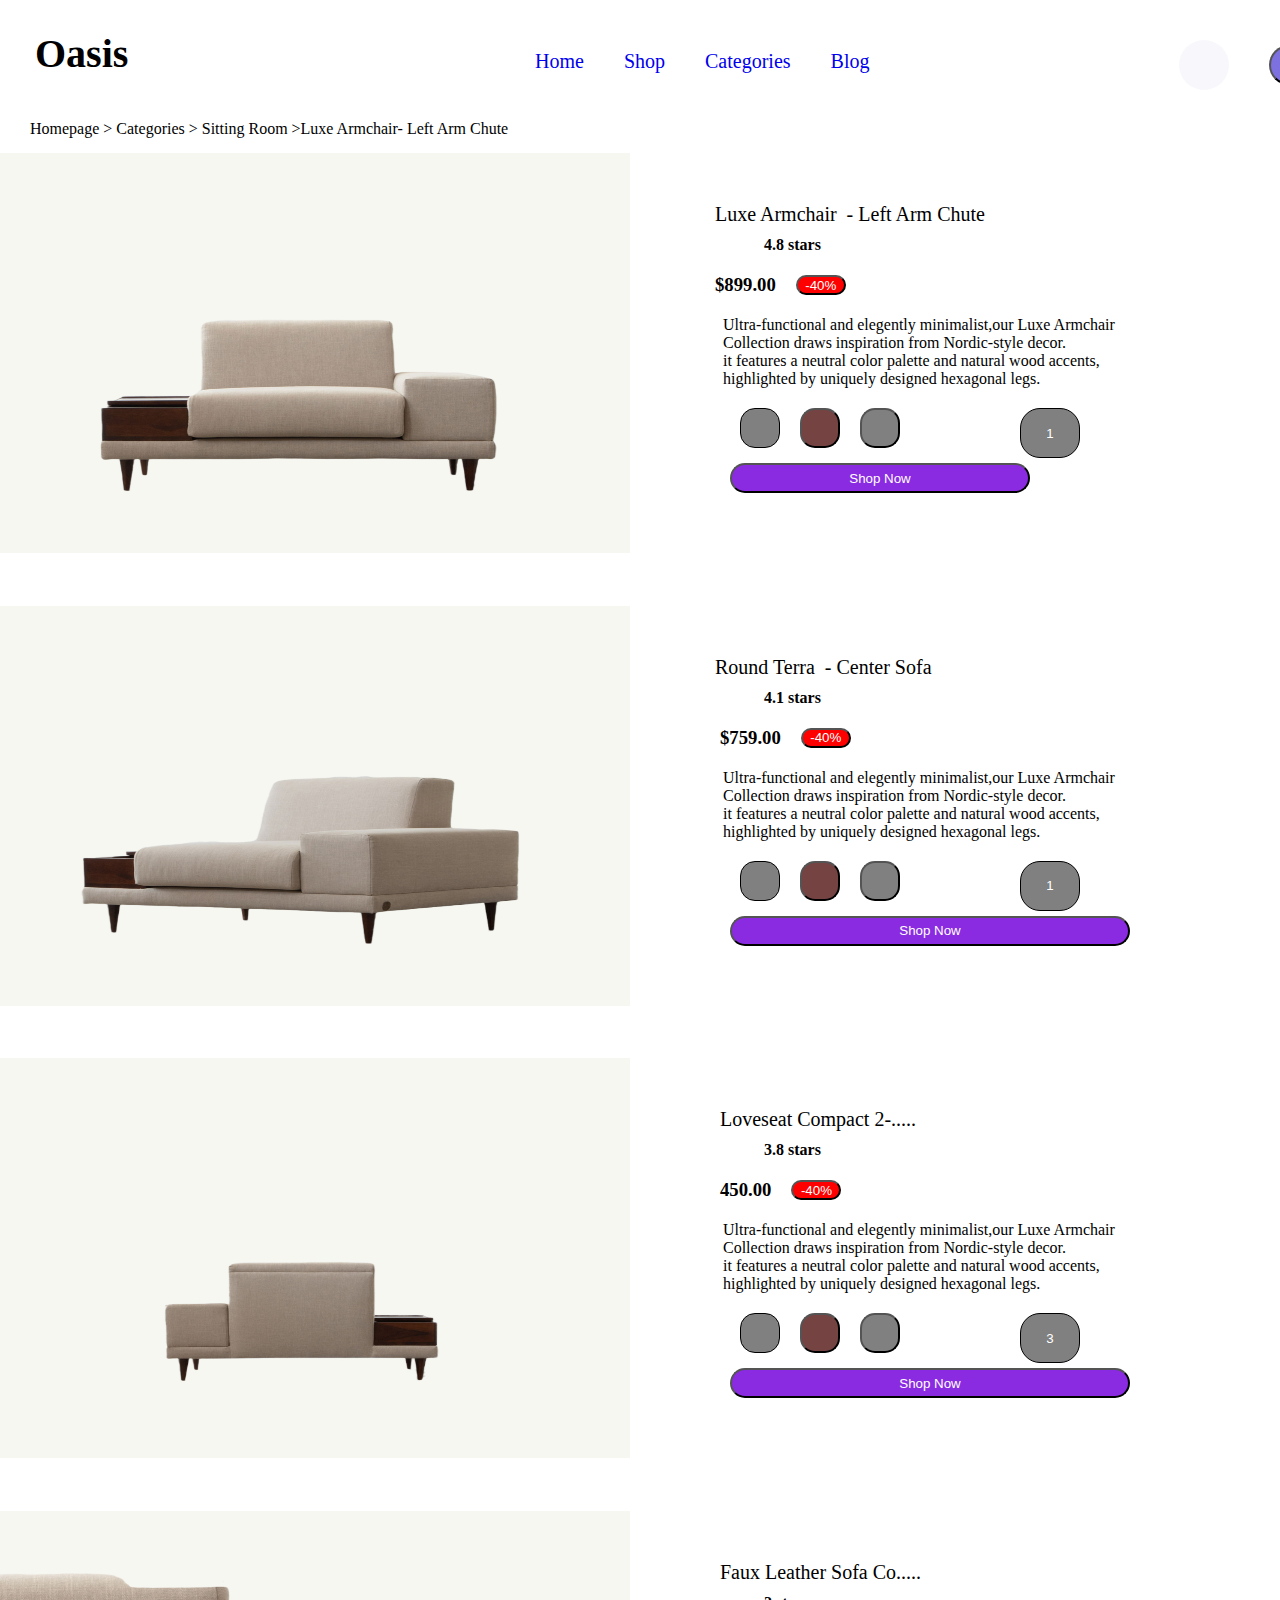
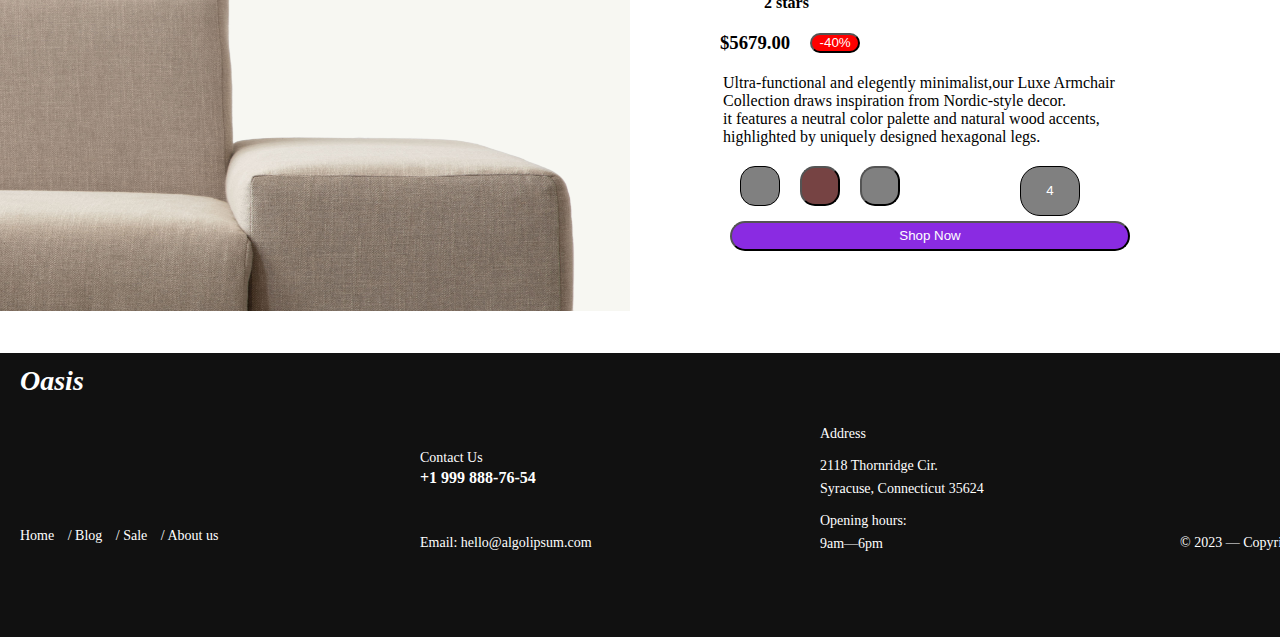
<file: cart.html>
<!DOCTYPE html>
<html lang="en">
<head>
    <meta charset="UTF-8">
    <meta name="viewport" content="width=device-width, initial-scale=1.0">
    <title>Document</title>
    <link rel="stylesheet" href="/cart.css">
    <link rel="stylesheet" href="https://cdnjs.cloudflare.com/ajax/libs/font-awesome/6.6.0/css/all.min.css"
    integrity="sha512-Kc323vGBEqzTmouAECnVceyQqyqdsSiqLQISBL29aUW4U/M7pSPA/gEUZQqv1cwx4OnYxTxve5UMg5GT6L4JJg=="
    crossorigin="anonymous" referrerpolicy="no-referrer" />
</head>
<body>
  <div class="header">
    <div class="navbar">
        <div class="bbc">
            <h2 class="logo">Oasis</h2>
        </div>
        <div class="hamster">
            <div class="home">
                <ul>
                    <li><a href="/index.html">Home</a></li>
                    <li><a href="/cart.html">Shop</a></li>
                    <li><a href="/indexx.html">Categories</a></li>
                    <li> <a href="#">Blog</a></li>
                </ul>
            </div>
            <div class="row">
                <div class="cart">
                    <a href="/mart.html"><i class="fa-solid fa-cart-shopping" style="padding: 12px; color: #8377df;"></a></i>
                </div>
                <div class="start">
                    <button>
                        <h5>Get Started</h5>
                        <p><a href="#"><i class="fa-solid fa-arrow-right"></i></a></p>
                    </button>
                </div>
            </div>
        </div>
    </div>
  <!---hupper-->
    <div class="room" style="color: rgb(1, 1, 1); margin-left: 30px;">
        Homepage&nbsp;>&nbsp;Categories&nbsp;>&nbsp;Sitting Room&nbsp;>Luxe Armchair- Left Arm Chute
    </div>
    <div class="main">
  <div class="main1">
    <div class="cart1">
        <img src="/cart1.png" style="width: 600px; height:400px; scroll-margin-left: 2px;margin-top: 0px; ">
    </div>
    <div class="cart2">
      <img src="/cart2.png" style="width: 600px; height:400px; scroll-margin-left: 2px;margin-top: 0px; ">
    </div>
    <div class="cart3">
      <img src="/cart3.png" style="width: 600px; height:400px; scroll-margin-left: 2px;margin-top: 0px; ">
    </div>
    <div class="cart4">
      <img src="/cart4.png" style="width: 600px; height:400px;margin-top: 0px; ">
    </div>
  </div>



  <div class="main2">
      <div class="ct22-1">
          <p style="font-size: 20px;padding-left: 5px;margin-top: 10px;">Luxe Armchair &nbsp;-&nbsp;Left Arm
              Chute</p>
          <div class="ic" style="display: flex;margin-top: 10px;margin-left: 10px;">
              <i class="fa-solid fa-star" style="color: yellow;"></i>&nbsp;&nbsp;
              <i class="fa-solid fa-star" style="color: yellow;"></i>&nbsp;&nbsp;
              <i class="fa-solid fa-star" style="color: yellow;"></i>&nbsp;&nbsp;

              <i class="fa-solid fa-star" style="color: yellow;"></i>&nbsp;&nbsp;
              <i class="fa-solid fa-star"></i>&nbsp;&nbsp;&nbsp;
              <h4>4.8 stars</h4>


          </div>
      
          <div class="ct22-2" style="display: flex;margin-top: 20px;margin-left: 5px;">
              <h3>$899.00</h3>
              <p class="line">

              </p>
              <button style="width: 50px;height: 20px;margin-top: 1px; background-color: red;">-40%</button>
          </div>
          <p style="margin: 20px 0 20px 13px;">
              Ultra-functional and elegently minimalist,our Luxe Armchair<br> Collection draws inspiration
              from Nordic-style decor.<br>it features a neutral color palette and natural wood
              accents,<br>highlighted by uniquely designed hexagonal legs.
          </p>
          <div class="btns" style="display: flex;padding: 0 10px;height: 50px;">
              <button
                  style="background-color: gray;height: 40px;width: 40px;border-radius: 15px;border: 1px solid black;margin-top: 0px;"><i
                      class="fa-solid fa-check"></i></button>
              <button
                  style="background-color: rgb(118, 67, 67);height: 40px;width: 40px;border-radius: 15px;margin-top: 0px;"></button>
              <button
                  style="background-color: gray;height: 40px;width: 40px;border-radius: 15px;margin-top:0px"></button>
              <button
                  style="background-color: gray;height: 50px;width: 60px;border-radius: 20px;border: 1px solid black;margin-left: 120px;margin-top: 0px;">1</button>
          </div>
          <button
              style="width: 300px;height: 30px;background-color: blueviolet;color: white;margin-right: 30px;"><a href="/checkout.html" style="color: white;text-decoration: none;">Shop
              Now</a></button>

        </div>
        <!----->
        <div class="ct22-1">
          <p style="font-size: 20px;padding-left: 5px;margin-top: 10px;">Round Terra &nbsp;-&nbsp;Center
              Sofa</p>
          <div class="ic" style="display: flex;margin-top: 10px;margin-left: 10px;">
              <i class="fa-solid fa-star" style="color: yellow;"></i>&nbsp;&nbsp;
              <i class="fa-solid fa-star" style="color: yellow;"></i>&nbsp;&nbsp;
              <i class="fa-solid fa-star" style="color: yellow;"></i>&nbsp;&nbsp;

              <i class="fa-solid fa-star" style="color: rgb(231, 231, 155);"></i>&nbsp;&nbsp;
              <i class="fa-solid fa-star"></i>&nbsp;&nbsp;&nbsp;
              <h4>4.1 stars</h4>


          </div>
      
          <div class="ct22-2" style="display: flex;margin-top: 20px;margin-left: 10px;">
              <h3>$759.00</h3>
              <p class="line">

              </p>
              <button style="width: 50px;height: 20px;margin-top: 1px; background-color: red;">-40%</button>
          </div>
          <p style="margin: 20px 0 20px 13px;">
              Ultra-functional and elegently minimalist,our Luxe Armchair<br> Collection draws inspiration
              from Nordic-style decor.<br>it features a neutral color palette and natural wood
              accents,<br>highlighted by uniquely designed hexagonal legs.
          </p>
          <div class="btns" style="display: flex;padding: 0 10px;height: 50px;">
              <button
                  style="background-color: gray;height: 40px;width: 40px;border-radius: 15px;border: 1px solid black;margin-top: 0px;"><i
                      class="fa-solid fa-check"></i></button>
              <button
                  style="background-color: rgb(118, 67, 67);height: 40px;width: 40px;border-radius: 15px;margin-top: 0px;"></button>
              <button
                  style="background-color: gray;height: 40px;width: 40px;border-radius: 15px;margin-top:0px"></button>
              <button
                  style="background-color: gray;height: 50px;width: 60px;border-radius: 20px;border: 1px solid black;margin-left: 120px;margin-top: 0px;">1</button>
          </div>
          <button
              style="width: 400px;height: 30px;background-color: blueviolet;color: white;margin-right: 30px; border-radius: 50px;"><a href="/checkout.html" style="color: white;text-decoration: none;">Shop
                Now</a></button>

        </div>
        <!---->
        <div class="ct22-1">
          <p style="font-size: 20px;padding-left: 10px;margin-top: 10px;">Loveseat Compact 2-.....
            </p>
          <div class="ic" style="display: flex;margin-top: 10px;margin-left: 10px;">
              <i class="fa-solid fa-star" style="color: yellow;"></i>&nbsp;&nbsp;
              <i class="fa-solid fa-star" style="color: yellow;"></i>&nbsp;&nbsp;
              <i class="fa-solid fa-star" style="color: yellow"></i>&nbsp;&nbsp;

              <i class="fa-solid fa-star" style="color: rgb(225, 229, 183);"></i>&nbsp;&nbsp;
              <i class="fa-solid fa-star"></i>&nbsp;&nbsp;&nbsp;
              <h4>3.8 stars</h4>


          </div>
      
          <div class="ct22-2" style="display: flex;margin-top: 20px;margin-left: 10px;">
              <h3>450.00</h3>
              <p class="line">
             
              </p>
              <button style="width: 50px;height: 20px;margin-top: 1px; background-color: red;">-40%</button>
          </div>
          <p style="margin: 20px 0 20px 13px;">
              Ultra-functional and elegently minimalist,our Luxe Armchair<br> Collection draws inspiration
              from Nordic-style decor.<br>it features a neutral color palette and natural wood
              accents,<br>highlighted by uniquely designed hexagonal legs.
          </p>
          <div class="btns" style="display: flex;padding: 0 10px;height: 50px;">
              <button
                  style="background-color: gray;height: 40px;width: 40px;border-radius: 15px;border: 1px solid black;margin-top: 0px;"><i
                      class="fa-solid fa-check"></i></button>
              <button
                  style="background-color: rgb(118, 67, 67);height: 40px;width: 40px;border-radius: 15px;margin-top: 0px;"></button>
              <button
                  style="background-color: gray;height: 40px;width: 40px;border-radius: 15px;margin-top:0px"></button>
              <button
                  style="background-color: gray;height: 50px;width: 60px;border-radius: 20px;border: 1px solid black;margin-left: 120px;margin-top: 0px;">3</button>
          </div>
          <button
              style="width: 400px;height: 30px;background-color: blueviolet;color: white;margin-right: 30px;"><a href="/checkout.html" style="color: white;text-decoration: none;">Shop
                Now</a></button>

        </div>
        <!------>
        <div class="ct22-1">
          <p style="font-size: 20px;padding-left: 10px;margin-top: 10px;">Faux Leather Sofa Co..... </p>
          <div class="ic" style="display: flex;margin-top: 10px;margin-left: 10px;">
              <i class="fa-solid fa-star" style="color: yellow;"></i>&nbsp;&nbsp;
              <i class="fa-solid fa-star" style="color: yellow;"></i>&nbsp;&nbsp;
              <i class="fa-solid fa-star" style="color: rgb(223, 228, 176);"></i>&nbsp;&nbsp;

              <i class="fa-solid fa-star" style="color: rgb(16, 16, 16);"></i>&nbsp;&nbsp;
              <i class="fa-solid fa-star"></i>&nbsp;&nbsp;&nbsp;
              <h4>2 stars</h4>


          </div>
      
          <div class="ct22-2" style="display: flex;margin-top: 20px;margin-left: 10px;">
              <h3>$5679.00</h3>
              <p class="line">

              </p>
              <button style="width: 50px;height: 20px;margin-top: 1px; background-color: red;">-40%</button>
          </div>
          <p style="margin: 20px 0 20px 13px;">
              Ultra-functional and elegently minimalist,our Luxe Armchair<br> Collection draws inspiration
              from Nordic-style decor.<br>it features a neutral color palette and natural wood
              accents,<br>highlighted by uniquely designed hexagonal legs.
          </p>
          <div class="btns" style="display: flex;padding: 0 10px;height: 50px;">
              <button
                  style="background-color: gray;height: 40px;width: 40px;border-radius: 15px;border: 1px solid black;margin-top: 0px;"><i
                      class="fa-solid fa-check"></i></button>
              <button
                  style="background-color: rgb(118, 67, 67);height: 40px;width: 40px;border-radius: 15px;margin-top: 0px;"></button>
              <button
                  style="background-color: gray;height: 40px;width: 40px;border-radius: 15px;margin-top:0px"></button>
              <button
                  style="background-color: gray;height: 50px;width: 60px;border-radius: 20px;border: 1px solid black;margin-left: 120px;margin-top: 0px;">4</button>
          </div>
          <button
              style="width: 400px;height: 30px;background-color: blueviolet;color: white;margin-right: 30px;"><a href="/checkout.html" style="color: white;text-decoration: none;">Shop
                Now</a></button>

        </div>
  </div>
    </div>
    <!--footer-->
    <footer class="footer">
      <div class="footer-container">
          <div class="footer-left">
              <h1 class="footer-logo">Oasis</h1>
              <div class="footer-nav">
                  <a href="#">Home</a> / 
                  <a href="#">Blog</a> / 
                  <a href="#">Sale</a> / 
                  <a href="#">About us</a>
              </div>
          </div>
          <div class="footer-middle">
              <p>Contact Us</p>
              <p class="phone-number">+1 999 888-76-54</p>
              <p class="email">Email: <a href="mailto:hello@algolipsum.com">hello@algolipsum.com</a></p>
          </div>
          <div class="footer-right">
              <p>Address</p>
              <p>2118 Thornridge Cir.<br> Syracuse, Connecticut 35624</p>
              <p>Opening hours: <br>9am—6pm</p>
          </div>
      </div>
      <div class="footer-bottom">
          <p>&copy; 2023 — Copyright</p>
      </div>
      <div class="footer-back-to-top">
          <a href="#top">&#x25B2;</a>
      </div>
  </footer>

          
        </body>
</html>
</file>
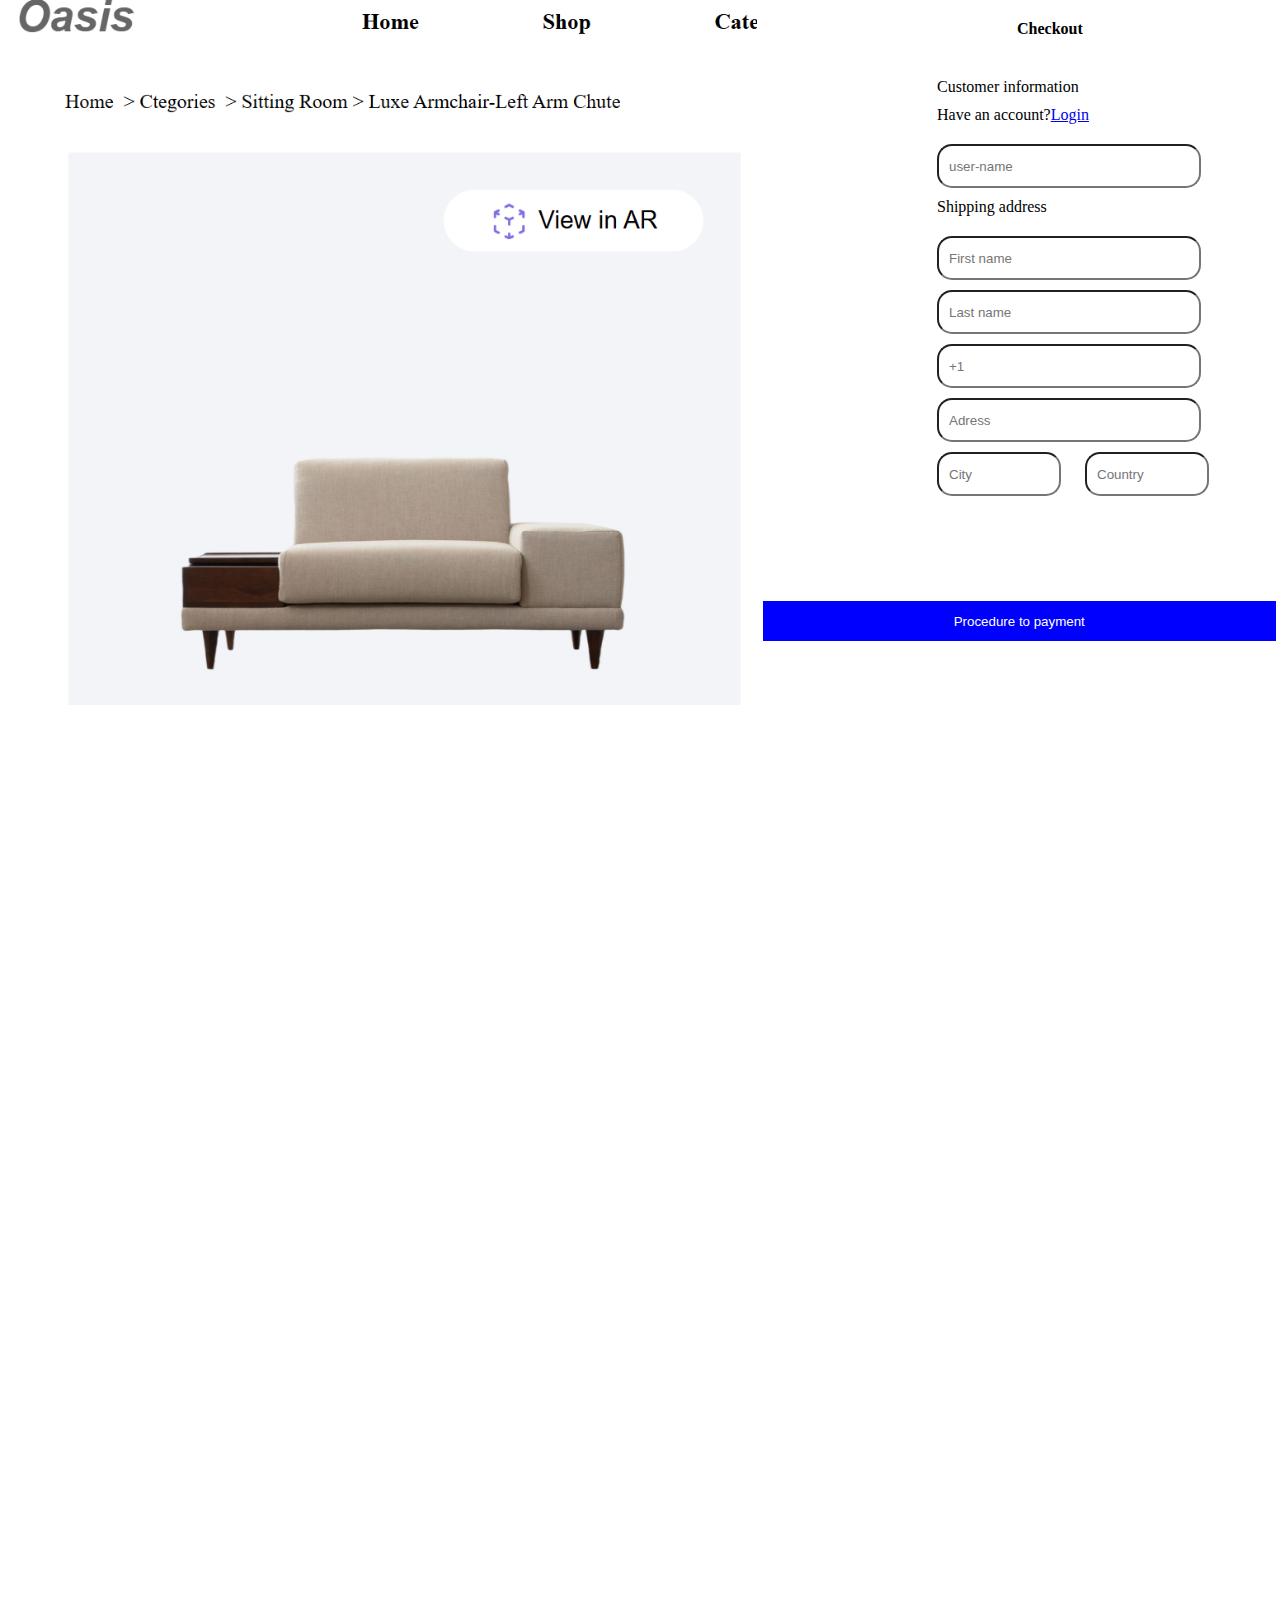
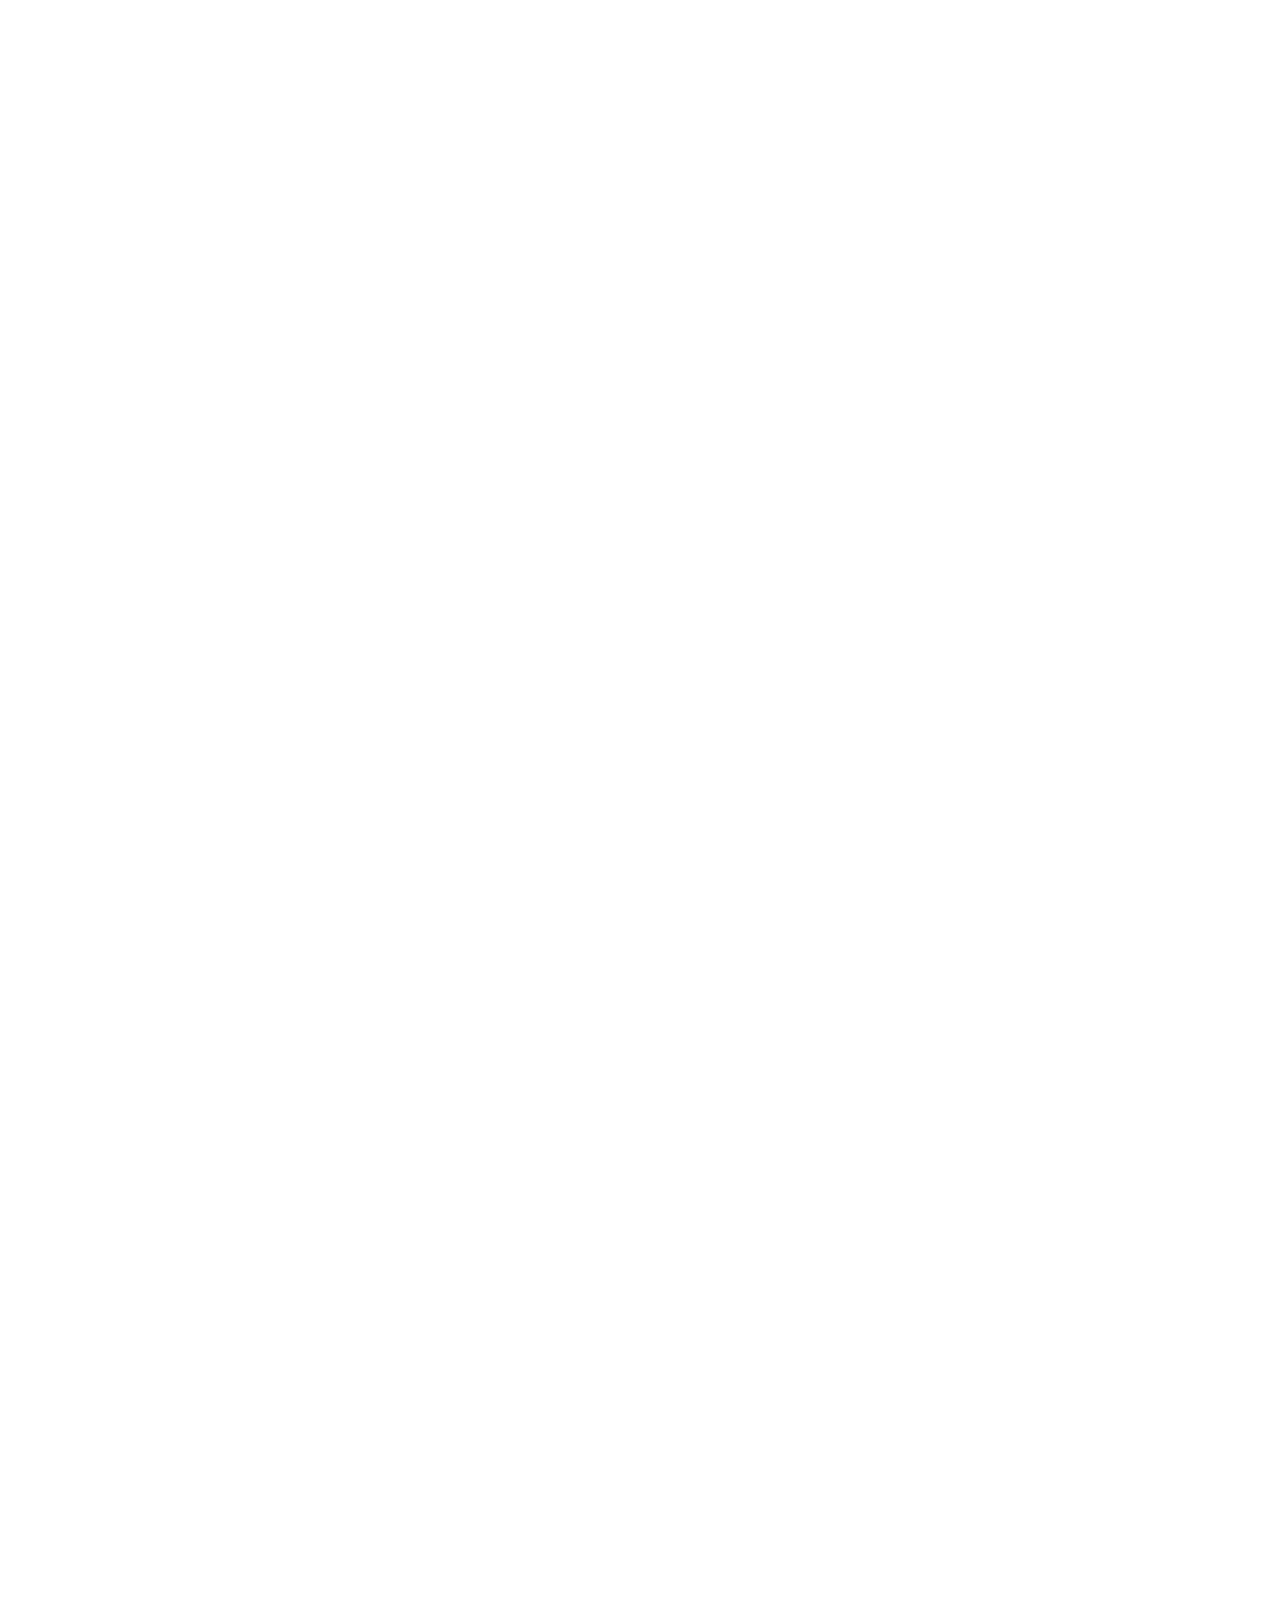
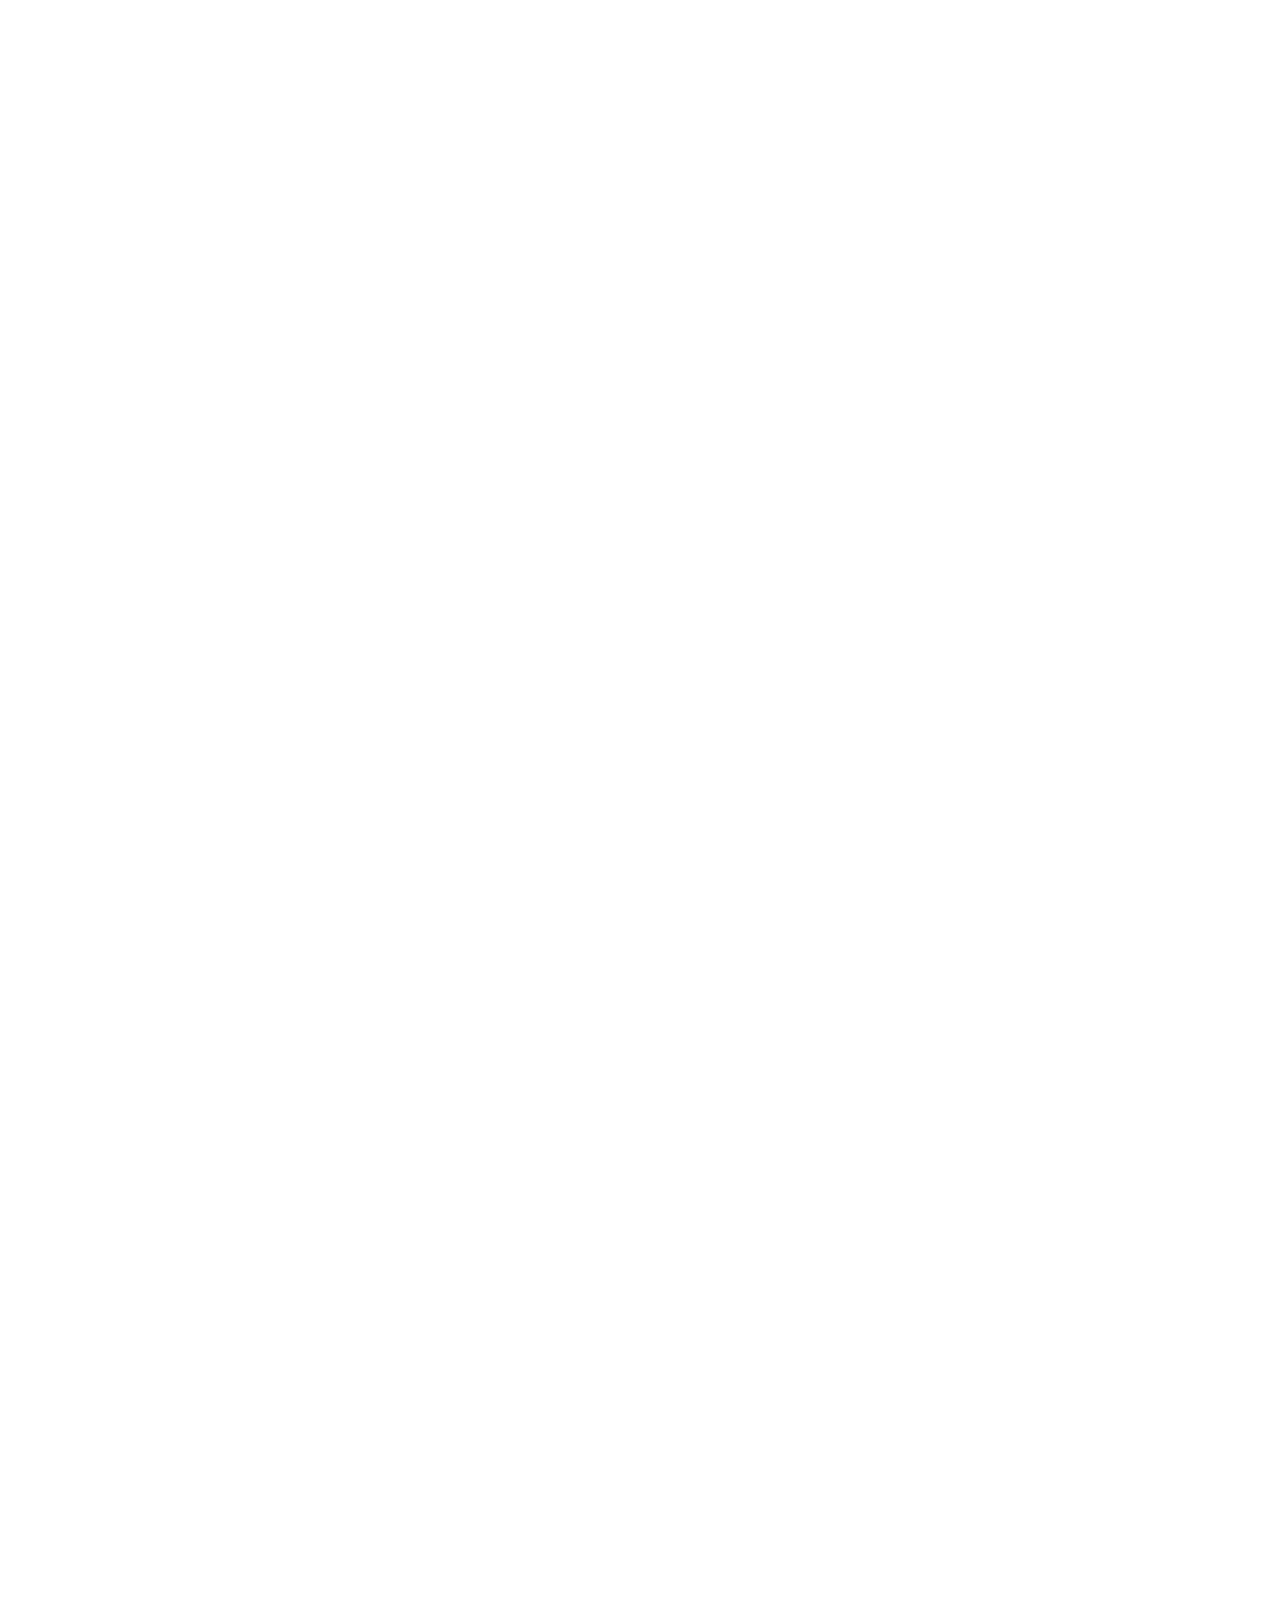
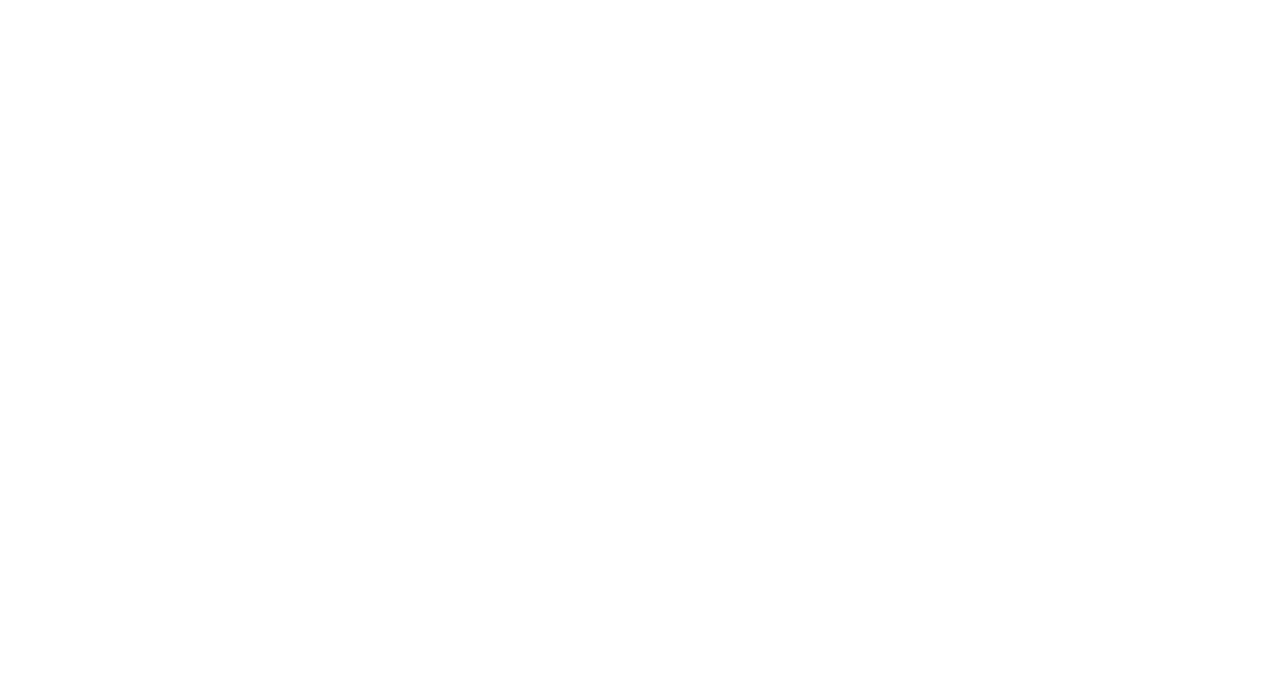
<file: checkout.html>
<!DOCTYPE html>
<html lang="en">
<head>
    <meta charset="UTF-8">
    <meta name="viewport" content="width=device-width, initial-scale=1.0">
    <title>Document</title>
    <link rel="stylesheet" href="https://cdnjs.cloudflare.com/ajax/libs/font-awesome/6.6.0/css/all.min.css"
    integrity="sha512-Kc323vGBEqzTmouAECnVceyQqyqdsSiqLQISBL29aUW4U/M7pSPA/gEUZQqv1cwx4OnYxTxve5UMg5GT6L4JJg=="
    crossorigin="anonymous" referrerpolicy="no-referrer"/>
    <style>
        *{
            margin:0;
            padding: 0;
        }
        .main{
            height: 610vh;
            width: 100%;
            display: flex;
        
        }
        .maain1{
            height: 610vh;
            width: 70%;
            background-size: cover;

        
        }
        .main2{
            height: 610vh;
            width: 70%;
            background-color: white;
        
        }
        .main11{
            width: 757px;
        }
       
    </style>
</head>
<body>
    <div class="main">
        <div class="main1">
<img src="carts.png" class="main11">
        </div>
        <div class="main2">
            <div class="login-info" style="margin-top: 20px;">
                <div class="info" style="display: flex;align-items: center;margin-bottom: 40px;">
                <i class="fa-solid fa-xmark" style="margin-top: 0px;margin-left: 15px; margin-right: 245px;"></i>
                <h4>Checkout</h4>
            </div>
            <p style="font-weight: 15px;margin-left: 180px;margin-bottom: 10px;">Customer information</p>
            <p style="font-weight: 10px;margin-left: 180px;margin-bottom: 20px;">Have an account?<span><a href="/logim]n.html">Login</a></span></p>
            
                <input type="text" placeholder="user-name" style="width: 250px;height: 40px;border-radius: 15px;margin-left: 180px;margin-bottom: 10px;padding-left:10px;">
            
            <p style="font-weight: 10px;margin-left: 180px;margin-bottom: 20px;">Shipping address </p>
                <input type="text" placeholder="First name" style="width: 250px;height: 40px;border-radius: 15px;margin-left: 180px;margin-bottom: 10px;padding-left:10px;">
                  <br>              
                <input type="text" placeholder="Last name"style="width: 250px;height: 40px;border-radius: 15px;margin-left: 180px;margin-bottom: 10px;padding-left:10px;">
                
               <div class="type">
                <input type="number" placeholder="+1"style="width: 250px;height: 40px;border-radius: 15px;margin-left: 180px;margin-bottom: 10px;padding-left:10px;">
                
            </div>
                <input type="text" placeholder="Adress"style="width: 250px;height: 40px;border-radius: 15px;margin-left: 180px;margin-bottom: 10px;padding-left:10px;">
                <input type="text" placeholder="City"style="width: 110px;height: 40px;border-radius: 15px;margin-left: 180px;margin-bottom: 10px;padding-left:10px;">
                <input type="text" placeholder="Country"style="width: 110px;height: 40px;border-radius: 15px;margin-left: 20px;margin-bottom:105px;padding-left:10px;">

<button style="width: 98%;height: 40px;background-color: blue;color: white;margin-left: 6px;border: none;"><a href="paynow.html" style="text-decoration: none ;color: white;">Procedure to payment</a></button>





        </div>
    </div>
</body>
</html>
</file>
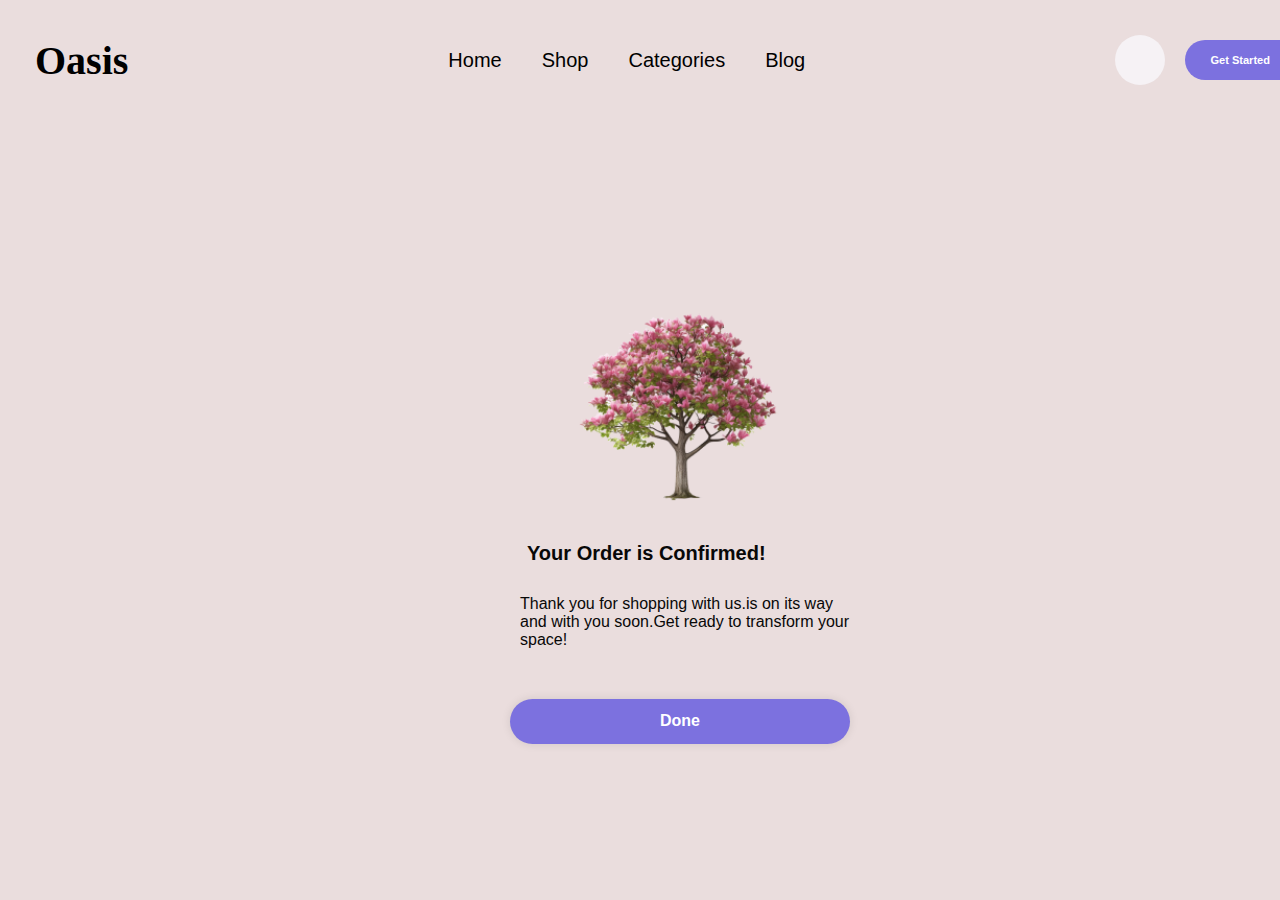
<file: confirm.html>
<!DOCTYPE html>
<html lang="en">

<head>
    <meta charset="UTF-8">
    <meta name="viewport" content="width=device-width, initial-scale=1.0">
    <title>Oasis - Login</title>
    <link rel="stylesheet" href="/confirm.css">
    <link rel="stylesheet" href="https://cdnjs.cloudflare.com/ajax/libs/font-awesome/6.6.0/css/all.min.css"
        integrity="sha512-Kc323vGBEqzTmouAECnVceyQqyqdsSiqLQISBL29aUW4U/M7pSPA/gEUZQqv1cwx4OnYxTxve5UMg5GT6L4JJg=="
        crossorigin="anonymous" referrerpolicy="no-referrer" />

</head>

<body>
    <div class="header">
        <div class="navbar">
            <div class="bbc">
                <h2 class="logo">Oasis</h2>
            </div>
            <div class="hamster">
                <div class="home">
                    <ul>
                        <li><a href="index.html">Home</a></li>
                        <li><a href="cart.html">Shop</a></li>
                        <li><a href="indexx.html">Categories</a></li>
                        <li><a href="blog.html">Blog</a></li>
                    </ul>
                </div>
                <div class="row">
                    <div class="cart">
                        <i class="fa-solid fa-cart-shopping" style="padding: 12px; color: #8377df;"></i>
                    </div>
                    <div class="start">
                        <button>
                            <h5>Get Started</h5>
                            <a href="#"><i class="fa-solid fa-arrow-right"></i></a>
                        </button>
                    </div>
                </div>
            </div>
        </div>
    </div>

    <div class="wrapper">
        <div class="wrapper">
            <form action="">
              
    
                <img src="/conform.png" class="img1" alt=" Image">
           
                
                    <div class="main2">
                      <div class="mal">  <p><b>Your Order is Confirmed!</b></p> </div>
                       <div class="mal2"><p>Thank you for shopping with us.is on its way and with you soon.Get ready to transform your space!</p></div>
                </div>
    
                <button type="submit" class="btn">
                    <a href="/index.html" style="text-decoration: none; color: white;">Done</a>
                </button>
    
                
           
        </div>
</body>

</html>
</file>
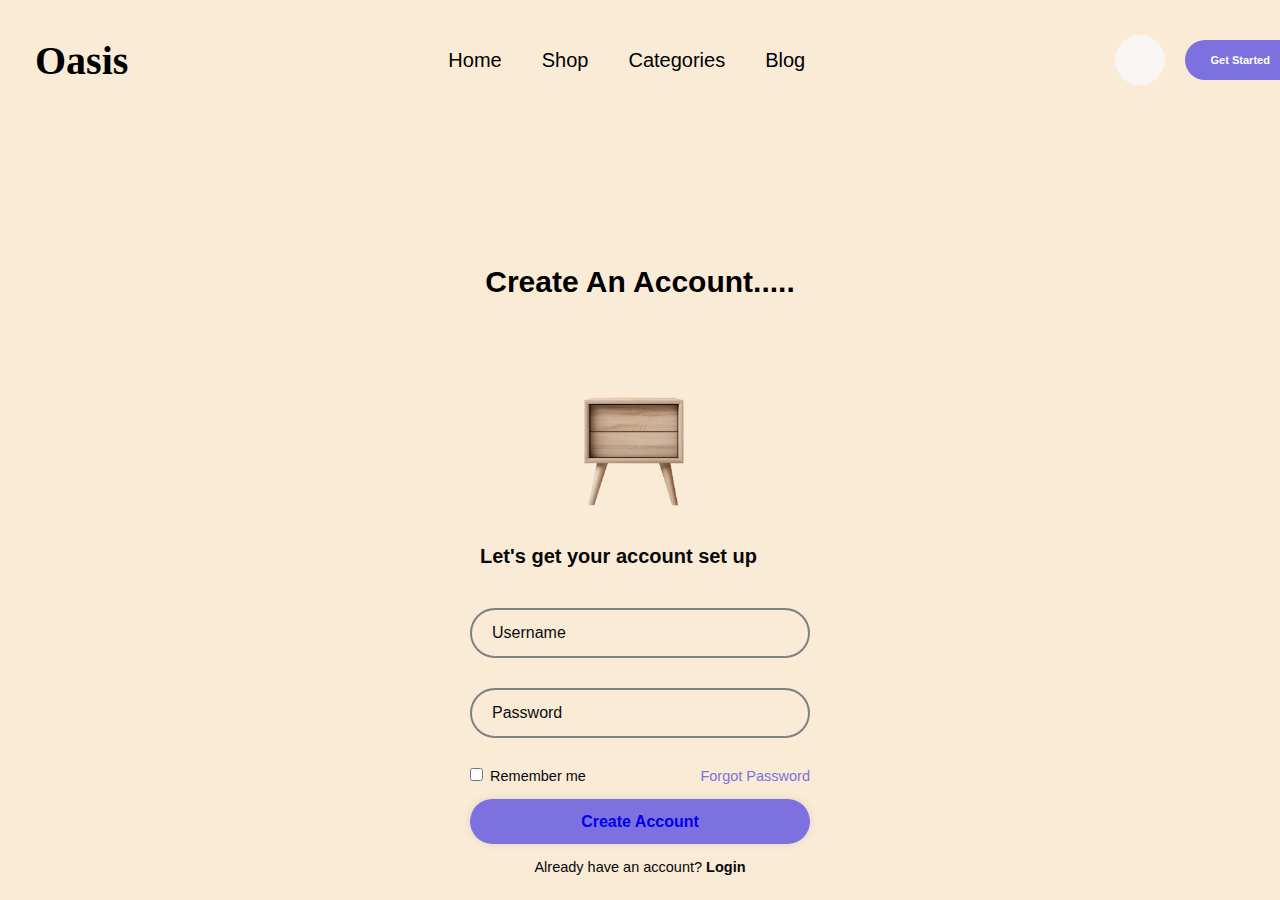
<file: create.html>
<!DOCTYPE html>
<html lang="en">

<head>
    <meta charset="UTF-8">
    <meta name="viewport" content="width=device-width, initial-scale=1.0">
    <title>Oasis - Login</title>
    <link rel="stylesheet" href="/create.css">
    <link rel="stylesheet" href="https://cdnjs.cloudflare.com/ajax/libs/font-awesome/6.6.0/css/all.min.css"
        integrity="sha512-Kc323vGBEqzTmouAECnVceyQqyqdsSiqLQISBL29aUW4U/M7pSPA/gEUZQqv1cwx4OnYxTxve5UMg5GT6L4JJg=="
        crossorigin="anonymous" referrerpolicy="no-referrer" />

</head>

<body>
    <div class="header">
        <div class="navbar">
            <div class="bbc">
                <h2 class="logo">Oasis</h2>
            </div>
            <div class="hamster">
                <div class="home">
                    <ul>
                        <li><a href="#">Home</a></li>
                        <li><a href="#">Shop</a></li>
                        <li><a href="#">Categories</a></li>
                        <li><a href="#">Blog</a></li>
                    </ul>
                </div>
                <div class="row">
                    <div class="cart">
                        <i class="fa-solid fa-cart-shopping" style="padding: 12px; color: #8377df;"></i>
                    </div>
                    <div class="start">
                        <button>
                            <h5>Get Started</h5>
                            <a href="#"><i class="fa-solid fa-arrow-right"></i></a>
                        </button>
                    </div>
                </div>
            </div>
        </div>
    </div>

    <!-- Login Form -->
    <div class="wrapper">
        <form action="">
            <h1>Create An Account.....</h1>

            <img src="/create.png" class="img1" alt="Login Image">
            <div class="gom"><b>Let's get your account set up</b></div>

            <div class="input-box">
                <input type="text" placeholder="Username" required>
            </div>

            <div class="input-box">
                <input type="password" placeholder="Password" required>
            </div>

            <div class="remember">
                <label><input type="checkbox"> Remember me</label>
                <a href="/forgot.html">Forgot Password</a>
            </div>

            <button type="submit" class="btn">
                <a href="index.html" style="text-decoration: none;">Create Account</a>
            </button>
            <div class="register-link">
                <p>Already have an account? <a href="/login1.html">Login</a></p>
            </div>
         
        </form>
    </div>
</body>

</html>
</file>
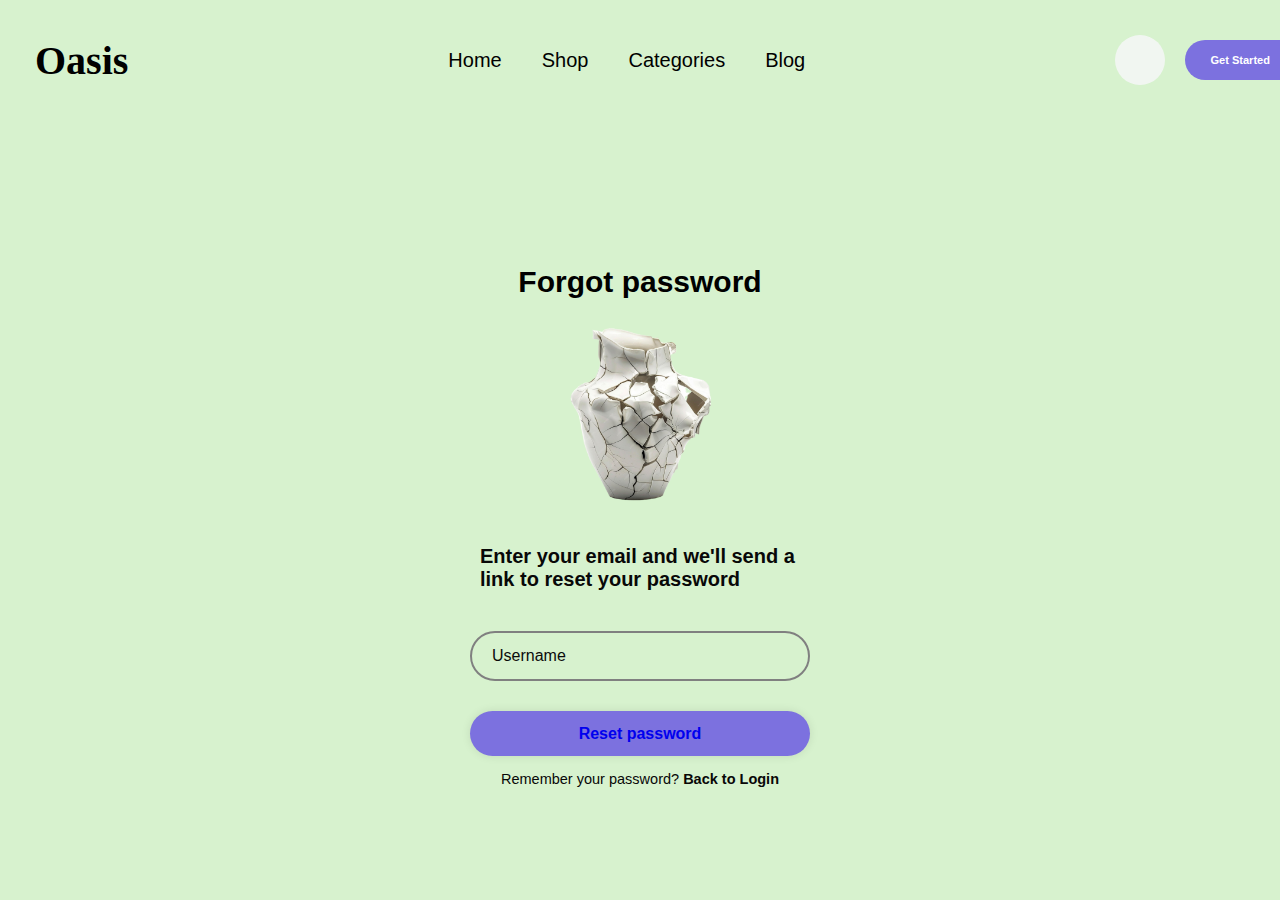
<file: forgot.html>
<!DOCTYPE html>
<html lang="en">

<head>
    <meta charset="UTF-8">
    <meta name="viewport" content="width=device-width, initial-scale=1.0">
    <title>Oasis - Login</title>
    <link rel="stylesheet" href="/forgot.css">
    <link rel="stylesheet" href="https://cdnjs.cloudflare.com/ajax/libs/font-awesome/6.6.0/css/all.min.css"
        integrity="sha512-Kc323vGBEqzTmouAECnVceyQqyqdsSiqLQISBL29aUW4U/M7pSPA/gEUZQqv1cwx4OnYxTxve5UMg5GT6L4JJg=="
        crossorigin="anonymous" referrerpolicy="no-referrer" />

</head>

<body>
    <div class="header">
        <div class="navbar">
            <div class="bbc">
                <h2 class="logo">Oasis</h2>
            </div>
            <div class="hamster">
                <div class="home">
                    <ul>
                        <li><a href="#">Home</a></li>
                        <li><a href="#">Shop</a></li>
                        <li><a href="#">Categories</a></li>
                        <li><a href="#">Blog</a></li>
                    </ul>
                </div>
                <div class="row">
                    <div class="cart">
                        <i class="fa-solid fa-cart-shopping" style="padding: 12px; color: #8377df;"></i>
                    </div>
                    <div class="start">
                        <button>
                            <h5>Get Started</h5>
                            <a href="#"><i class="fa-solid fa-arrow-right"></i></a>
                        </button>
                    </div>
                </div>
            </div>
        </div>
    </div>

    <!-- Login Form -->
    <div class="wrapper">
        <form action="">
            <h1>Forgot password</h1>

            <img src="/forgetpassword.png" class="img1" alt="Login Image">
            <div class="gom"><b>Enter your email and we'll send a link to reset your password</b></div>

            <div class="input-box">
                <input type="text" placeholder="Username" required>
            </div>


          

            <button type="submit" class="btn">
                <a href="#" style="text-decoration: none;">Reset password</a>
            </button>
            <div class="register-link">
                <p>Remember your password? <a href="/login1.html">Back to Login</a></p>
            </div>
         
        </form>
    </div>
</body>

</html>
</file>
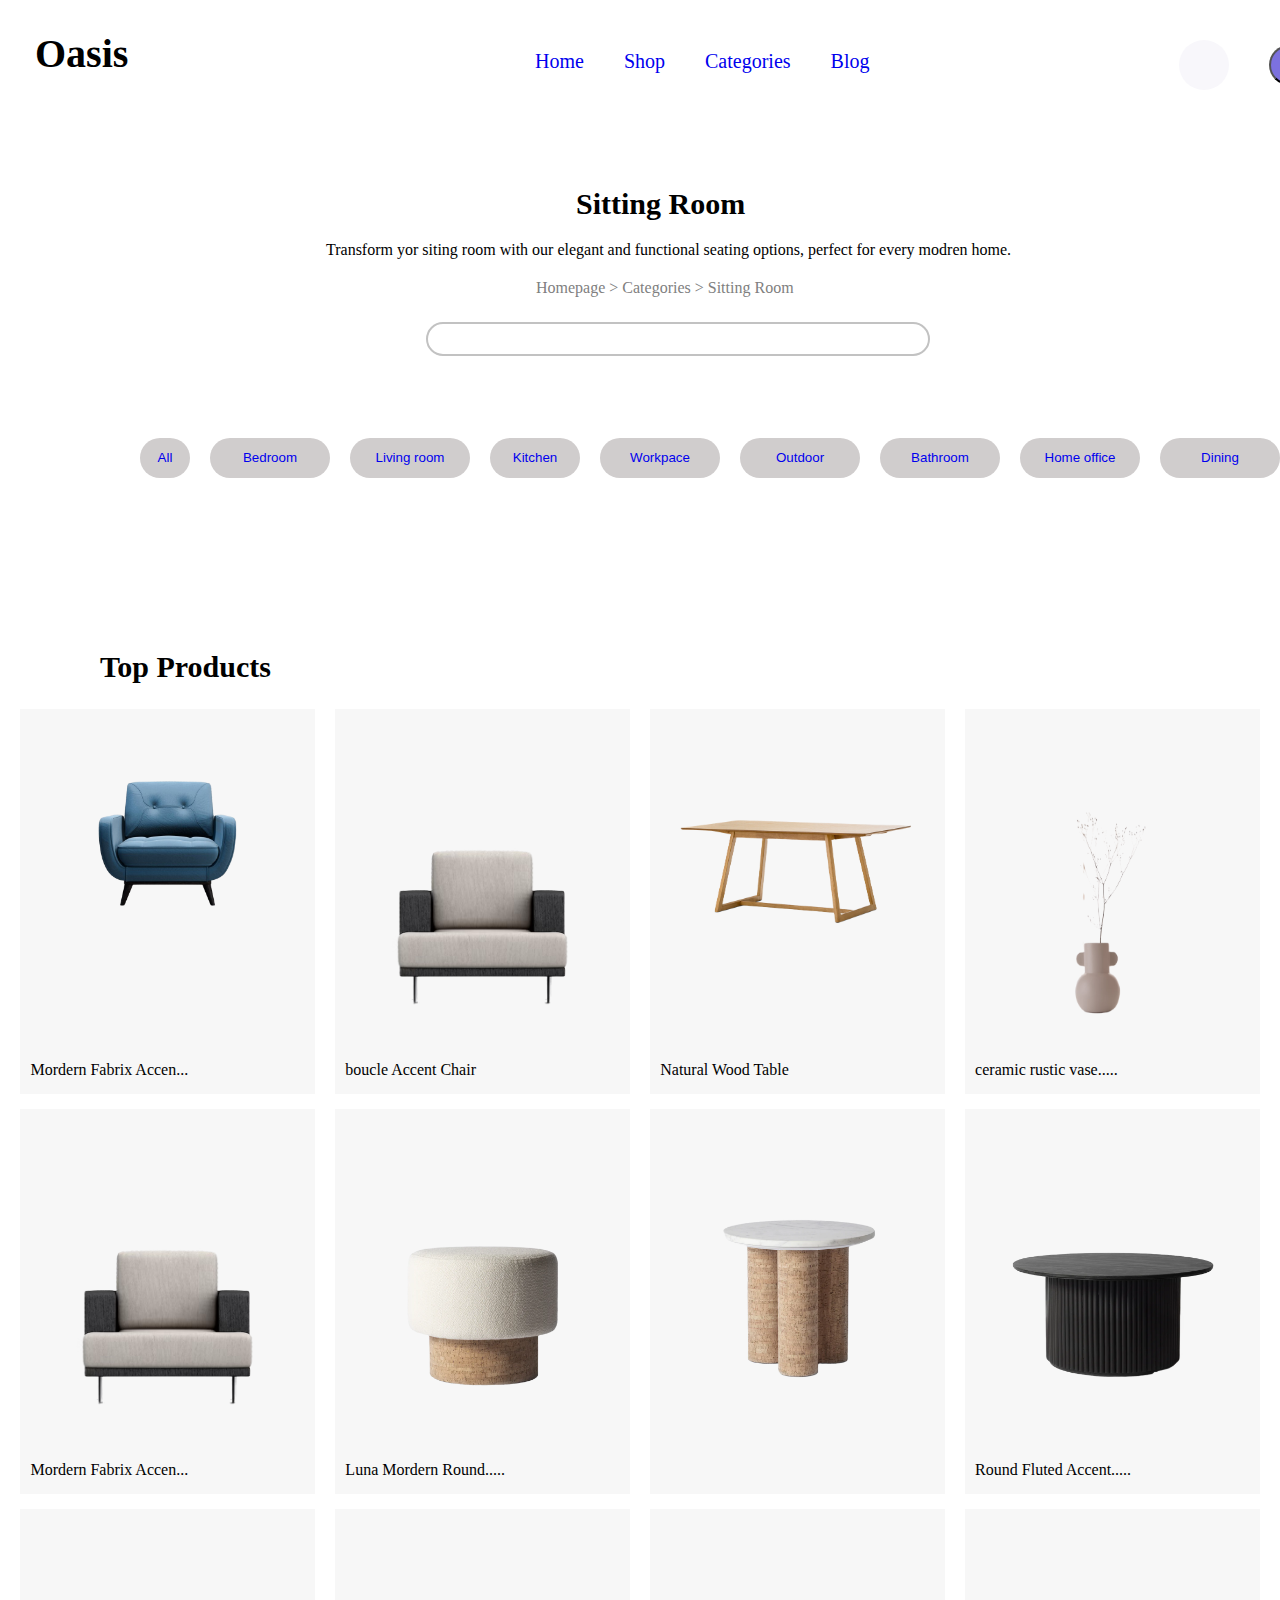
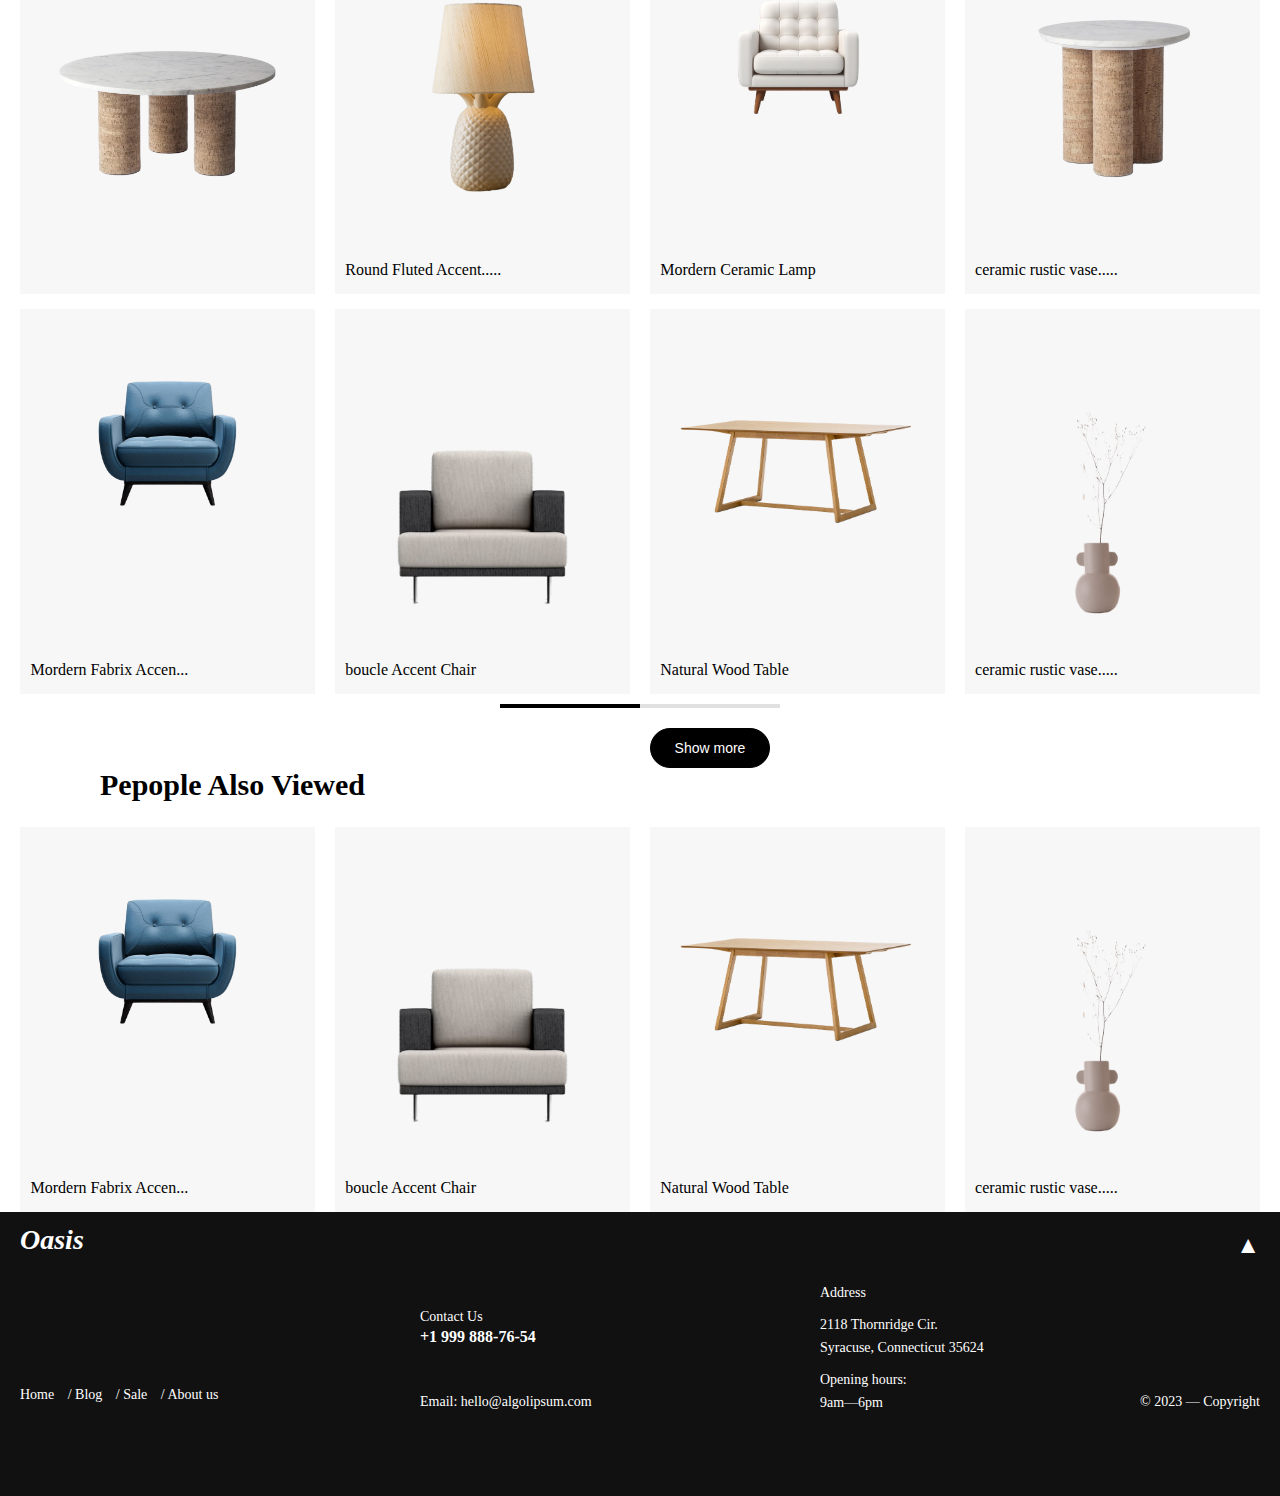
<file: indexx.html>
<!DOCTYPE html>
<html lang="en">

<head>
    <meta charset="UTF-8">
    <meta name="viewport" content="width=device-width, initial-scale=1.0">
    <title>Document</title>
    <link rel="stylesheet" href="/indexxx.css">
    <link rel="stylesheet" href="https://cdnjs.cloudflare.com/ajax/libs/font-awesome/6.6.0/css/all.min.css"
        integrity="sha512-Kc323vGBEqzTmouAECnVceyQqyqdsSiqLQISBL29aUW4U/M7pSPA/gEUZQqv1cwx4OnYxTxve5UMg5GT6L4JJg=="
        crossorigin="anonymous" referrerpolicy="no-referrer" />
</head>

<body>
    <div class="header">
        <div class="navbar">
            <div class="bbc">
                <h2 class="logo">Oasis</h2>
            </div>
            <div class="hamster">
                <div class="home">
                    <ul>
                        <li><a href="/index.html">Home</a></li>
                        <li><a href="/cart.html">Shop</a></li>
                        <li><a href="indexx.html">Categories</a></li>
                        <li> <a href="blog.html">Blog</a></li>
                    </ul>
                </div>
                <div class="row">
                    <div class="cart">
                        <i class="fa-solid fa-cart-shopping" style="padding: 12px; color: #8377df;"></i>
                    </div>
                    <div class="start">
                        <button>
                            <h5>Get Started</h5>
                            <p><a href="#"><i class="fa-solid fa-arrow-right"></i></a></p>
                        </button>
                    </div>
                </div>
            </div>
        </div>
        <!---Hero -->
        <div class="vct">
            <div class="art">
                <h1>Sitting Room</h1>
            </div>
            <div class="exp">
                <p> Transform yor siting room with our elegant and functional seating options, perfect for every modren
                    home.</p>
            </div>
            <div class="room" style="color: grey;">
                Homepage&nbsp;>&nbsp;Categories&nbsp;>&nbsp;Sitting Room
            </div>
            <div class="cdx">
                <a href="#"><i class="fa-solid fa-magnifying-glass" style="margin-left: 94%; margin-top: 5px;"></i></a>
            </div>
        </div>
        <!-- designing -->
        <section class="design">
          
            <div class="btn3">

                <button style="width: 50px;"><a href="#">All</a></button>
                <button><a href="#">Bedroom</a></button>
                <button><a href="#">Living room</a></button>
                <button style="width: 90px;"><a href="#">Kitchen</a></button>
                <button><a href="#">Workpace</a></button>
                <button><a href="#">Outdoor</a></button>
                <button><a href="#">Bathroom</a></button>
                <button><a href="#">Home office</a></button>
                <button><a href="#">Dining</a></button>
            </div>
    </div>
    <!--section-->
    <div class="dos"> <b>Top Products</b></div>
    <div class="shop-section">
       
        <div class="box1 box">
            <div class="box-content">

                <div class="box-img" style="background-image:url(/top12.png);"></div>
                <p>Mordern Fabrix Accen...</p>
            </div>
        </div>
        <div class="box2 box">
            <div class="box-content">

                <div class="box-img" style="background-image: url('/top18.png');"></div>
                <p>boucle Accent Chair</p>
            </div>
        </div>
        <div class="box3 box">
            <div class="box-content">

                <div class="box-img" style="background-image: url('/top8.png');"></div>
                <p>Natural Wood Table</p>
            </div>
        </div>
        <div class="box4 box">
            <div class="box-content">

                <div class="box-img" style="background-image: url('/top14.png');"></div>
                <p>ceramic rustic vase.....</p>
            </div>
        </div>
        <div class="box1 box">
            <div class="box-content">

                <div class="box-img" style="background-image:url(/top18.png);"></div>
                <p>Mordern Fabrix Accen...</p>
            </div>
        </div>
        <div class="box2 box">
            <div class="box-content">

                <div class="box-img" style="background-image: url('/top21.png');"></div>
                <p>Luna Mordern Round.....</p>
            </div>
        </div>
        <div class="box3 box">
            <div class="box-content">

                <div class="box-img" style="background-image: url('/top20.png');"></div>
            </div>
        </div>
        <div class="box4 box">
            <div class="box-content">

                <div class="box-img" style="background-image: url('/top19.png');"></div>
                <p>Round Fluted Accent.....</p>
            </div>
        </div>

        <div class="box1 box">
            <div class="box-content">

                <div class="box-img" style="background-image:url(/top13.png);"></div>
            </div>
        </div>
        <div class="box2 box">
            <div class="box-content">

                <div class="box-img" style="background-image: url('/top6.png');"></div>
                <p>Round Fluted Accent.....</p>
            </div>
        </div>
        <div class="box3 box">
            <div class="box-content">

                <div class="box-img" style="background-image: url('/top7.png');"></div>
                <p>Mordern Ceramic Lamp</p>
            </div>
        </div>
        <div class="box4 box">
            <div class="box-content">

                <div class="box-img" style="background-image: url('/top20.png');"></div>
                <p>ceramic rustic vase.....</p>
            </div>
        </div>
        <div class="box1 box">
            <div class="box-content">

                <div class="box-img" style="background-image:url(/top12.png);"></div>
                <p>Mordern Fabrix Accen...</p>
            </div>
        </div>
        <div class="box2 box">
            <div class="box-content">

                <div class="box-img" style="background-image: url('/top18.png');"></div>
                <p>boucle Accent Chair</p>
            </div>
        </div>
        <div class="box3 box">
            <div class="box-content">

                <div class="box-img" style="background-image: url('/top8.png');"></div>
                <p>Natural Wood Table</p>
            </div>
        </div>
        <div class="box4 box">
            <div class="box-content">

                <div class="box-img" style="background-image: url('/top14.png');"></div>
                <p>ceramic rustic vase.....</p>
            </div>
        </div>
    </div>
    <div class="rrr">
        
        <div class="progress-bar">
            <div class="progress"></div>
        </div>
        <button class="deepa"><a href="/cart.html">Show more</a></button>
    </div>
</section>
<div class="dos"> <b>Pepople Also Viewed</b></div>
    <div class="shop-section">
       
        <div class="box1 box">
            <div class="box-content">

                <div class="box-img" style="background-image:url(/top12.png);"></div>
                <p>Mordern Fabrix Accen...</p>
            </div>
        </div>
        <div class="box2 box">
            <div class="box-content">

                <div class="box-img" style="background-image: url('/top18.png');"></div>
                <p>boucle Accent Chair</p>
            </div>
        </div>
        <div class="box3 box">
            <div class="box-content">

                <div class="box-img" style="background-image: url('/top8.png');"></div>
                <p>Natural Wood Table</p>
            </div>
        </div>
        <div class="box4 box">
            <div class="box-content">

                <div class="box-img" style="background-image: url('/top14.png');"></div>
                <p>ceramic rustic vase.....</p>
            </div>
        </div>
        <!-- Footer -->

<footer class="footer">
    <div class="footer-container">
        <div class="footer-left">
            <h1 class="footer-logo">Oasis</h1>
            <div class="footer-nav">
                <a href="#">Home</a> / 
                <a href="#">Blog</a> / 
                <a href="#">Sale</a> / 
                <a href="#">About us</a>
            </div>
        </div>
        <div class="footer-middle">
            <p>Contact Us</p>
            <p class="phone-number">+1 999 888-76-54</p>
            <p class="email">Email: <a href="mailto:hello@algolipsum.com">hello@algolipsum.com</a></p>
        </div>
        <div class="footer-right">
            <p>Address</p>
            <p>2118 Thornridge Cir.<br> Syracuse, Connecticut 35624</p>
            <p>Opening hours: <br>9am—6pm</p>
        </div>
    </div>
    <div class="footer-bottom">
        <p>&copy; 2023 — Copyright</p>
    </div>
    <div class="footer-back-to-top">
        <a href="#top">&#x25B2;</a>
    </div>
</footer>
</body>

</html>
</body>
</html>
</file>
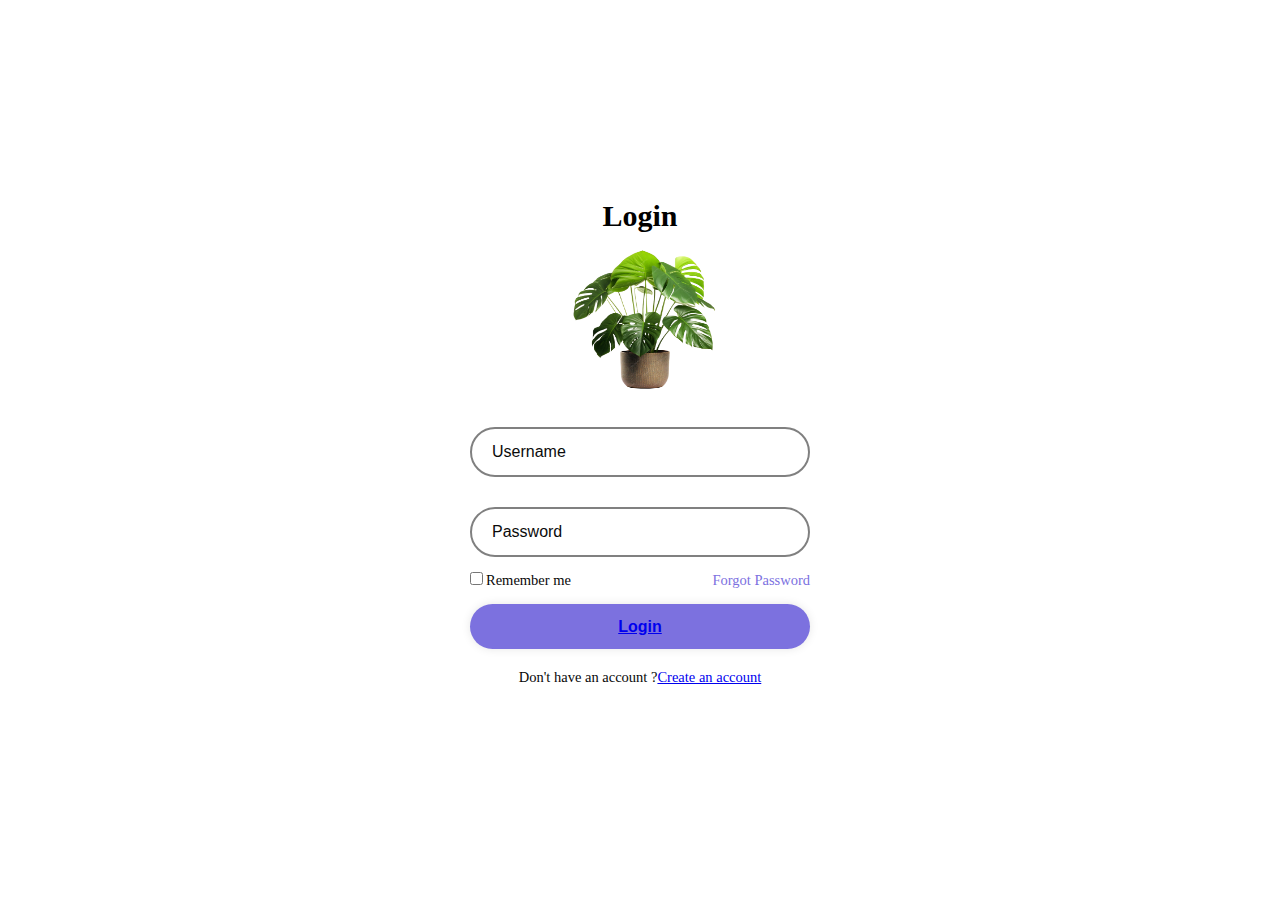
<file: logim]n.html>
<!DOCTYPE html>
<html lang="en">
<head>
    <meta charset="UTF-8">
    <meta name="viewport" content="width=device-width, initial-scale=1.0">
    <title>Document</title>
    <link rel="stylesheet" href="/log.css">
    <link rel="stylesheet" href="https://cdnjs.cloudflare.com/ajax/libs/font-awesome/6.6.0/css/all.min.css" integrity="sha512-Kc323vGBEqzTmouAECnVceyQqyqdsSiqLQISBL29aUW4U/M7pSPA/gEUZQqv1cwx4OnYxTxve5UMg5GT6L4JJg==" crossorigin="anonymous" referrerpolicy="no-referrer" />
</head>
<body>
    
    <!--login-->
    <div class="wrapper">
        <form action="">
            <h1>Login</h1>
        
            <img src="/login img.png" class="img1">
            
            <div class="input-box">
                <input type="text" placeholder="Username"required>
               
            </div>
            <div class="input-box">
                <input type="Password" placeholder="Password"required>
              
            </div>

            <div class="remember">
                 <label><input type="checkbox">Remember me</label>
                 <a href="/forgot.html">Forgot Password </a>
          </div> 
          <button type="submit" class="btn"><a href="/index.html">Login</a></button>
          <div class="register-link">
            <p> Don't have an account ?<a href="/create.html">Create an account</a> </p>
          </div>
        </form>
    </div>

</body>
</html>
</file>
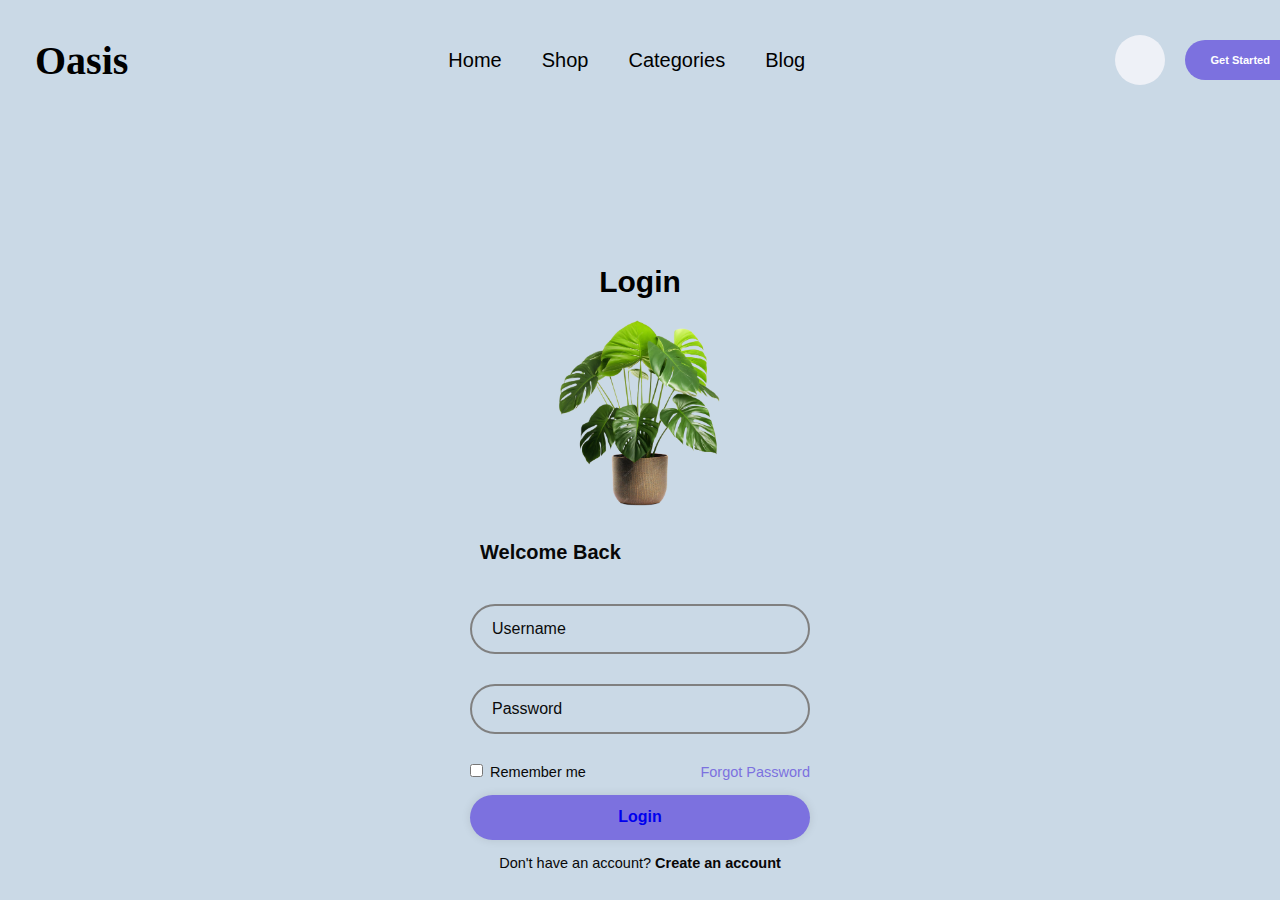
<file: login1.html>
<!DOCTYPE html>
<html lang="en">

<head>
    <meta charset="UTF-8">
    <meta name="viewport" content="width=device-width, initial-scale=1.0">
    <title>Oasis - Login</title>
    <link rel="stylesheet" href="/login1.css">
    <link rel="stylesheet" href="https://cdnjs.cloudflare.com/ajax/libs/font-awesome/6.6.0/css/all.min.css"
        integrity="sha512-Kc323vGBEqzTmouAECnVceyQqyqdsSiqLQISBL29aUW4U/M7pSPA/gEUZQqv1cwx4OnYxTxve5UMg5GT6L4JJg=="
        crossorigin="anonymous" referrerpolicy="no-referrer" />

</head>

<body>
    <div class="header">
        <div class="navbar">
            <div class="bbc">
                <h2 class="logo">Oasis</h2>
            </div>
            <div class="hamster">
                <div class="home">
                    <ul>
                        <li><a href="#">Home</a></li>
                        <li><a href="#">Shop</a></li>
                        <li><a href="#">Categories</a></li>
                        <li><a href="#">Blog</a></li>
                    </ul>
                </div>
                <div class="row">
                    <div class="cart">
                        <i class="fa-solid fa-cart-shopping" style="padding: 12px; color: #8377df;"></i>
                    </div>
                    <div class="start">
                        <button>
                            <h5>Get Started</h5>
                            <a href="#"><i class="fa-solid fa-arrow-right"></i></a>
                        </button>
                    </div>
                </div>
            </div>
        </div>
    </div>

    <div class="wrapper">
        <form action="">
            <h1>Login</h1>

            <img src="login img.png" class="img1" alt="Login Image">
            <div class="gom"><b>Welcome Back</b></div>
            <div class="input-box">
                <input type="text" placeholder="Username" required>
            </div>

            <div class="input-box">
                <input type="password" placeholder="Password" required>
            </div>

            <div class="remember">
                <label><input type="checkbox"> Remember me</label>
                <a href="/forgot.html">Forgot Password</a>
            </div>

            <button type="submit" class="btn">
                <a href="index.html" style="text-decoration: none;">Login</a>
            </button>

            <div class="register-link">
                <p>Don't have an account? <a href="/create.html">Create an account</a></p>
            </div>
        </form>
    </div>
</body>

</html>
</file>
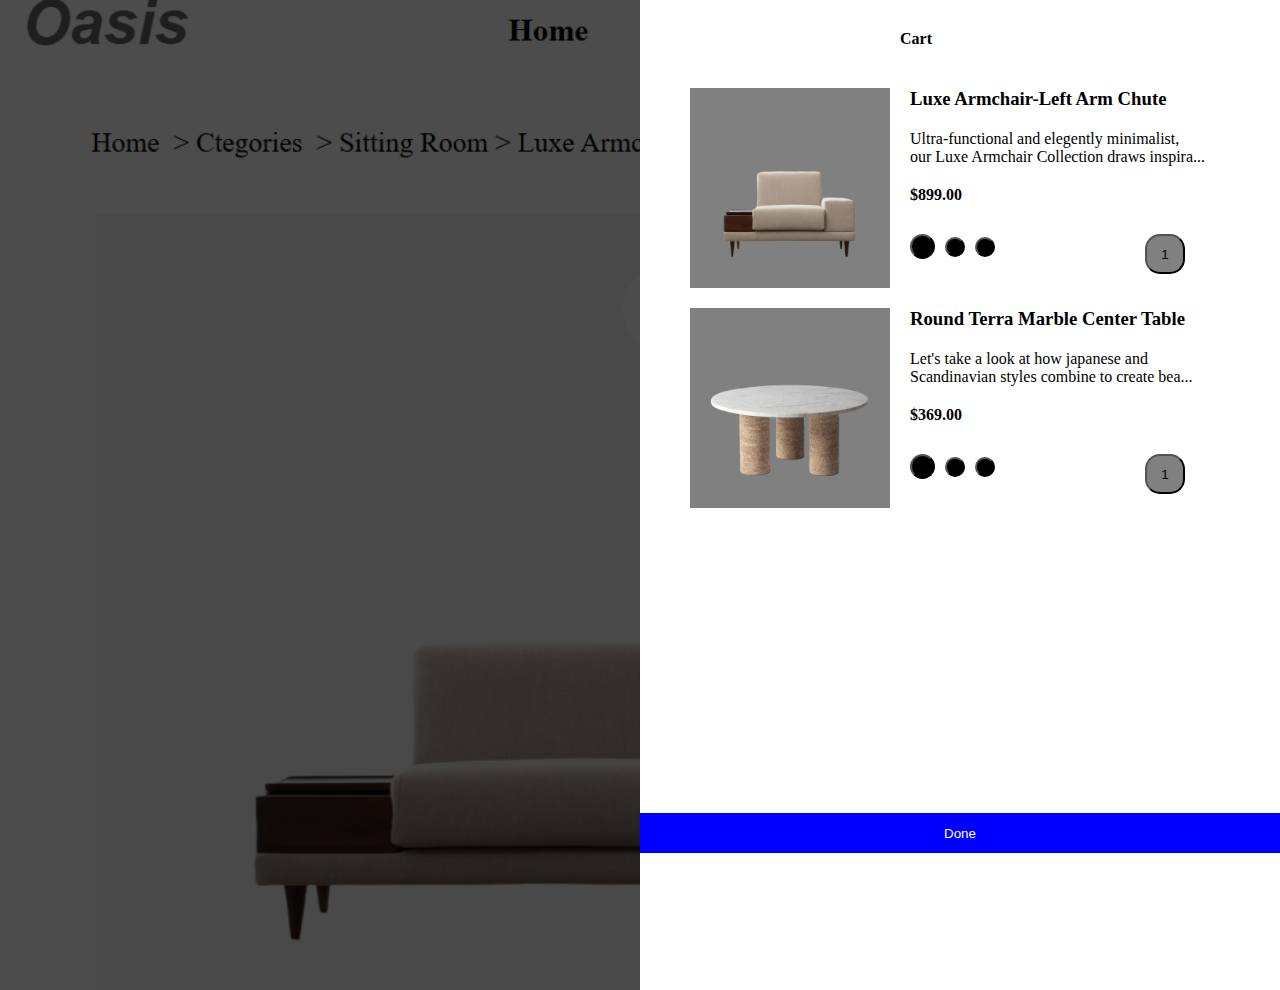
<file: mart.html>
<!DOCTYPE html>
<html lang="en">

<head>
    <meta charset="UTF-8">
    <meta name="viewport" content="width=device-width, initial-scale=1.0">
    <title>Document</title>
    <link rel="stylesheet" href="https://cdnjs.cloudflare.com/ajax/libs/font-awesome/6.6.0/css/all.min.css"
        integrity="sha512-Kc323vGBEqzTmouAECnVceyQqyqdsSiqLQISBL29aUW4U/M7pSPA/gEUZQqv1cwx4OnYxTxve5UMg5GT6L4JJg=="
        crossorigin="anonymous" referrerpolicy="no-referrer" />
    <style>
        * {
            margin: 0;
            padding: 0;
        }

        .main {
            height: 110vh;
            width: 100%;
            display: flex;

        }

        .main1 {
            height: 110vh;
            width: 50%;
            background-size: cover;
            background-image: url(carts.png);
            background-repeat: no-repeat;
            background-size: cover;
            background-color: rgba(0, 0, 0, 0.7);


        }

        .mainlogin {
            height: 100%;
            width: 100%;
            z-index: -1;
            background-color: rgba(0, 0, 0, 0.7);
        }

        .main2 {
            height: 110vh;
            width: 50%;
            background-color: white;

        }

        .main11 {
            width: 657px;
        }

        .box {
            display: flex;
            gap: 10px;
            margin-left: 183px;
            margin-bottom: 50px;
        }
    </style>
</head>

<body>
    <div class="main">
        <div class="main1">
            <div class="mainlogin">
            </div>
        </div>
        <div class="main2">
            <div class="login-info" style="margin-top: 30px;">
                <div class="info" style="display: flex;align-items: center;margin-bottom: 40px;">
                    <i class="fa-solid fa-xmark" style="margin-top: 0px;margin-left: 15px; margin-right: 245px;"></i>
                    <h4>Cart</h4>
                </div>
                <div class="cart1" style="display: flex; height: 200px; width: 90%;background-color: white;">
                    <div class="cart11" style="height: 200px; width: 200px;background-color:gray;margin-left:50px;">
                        <img src="cart1.png" style="height: 200px; width: 200px;">
                    </div>
                    <div class="cart12" style="margin-left: 20px;"> 
                        <h3>Luxe Armchair-Left Arm Chute</h3>
                        <p style="padding: 20px 0;">Ultra-functional and elegently minimalist,<br>our Luxe Armchair Collection draws inspira...</p>
                        <p style="padding-bottom: 30px;"><b>$899.00</b></p>
                        <div style="display: flex;">
                            <button style="height: 25px; width:25px;border-radius: 50%;background-color: black;"></button>
                            <button style="height: 20px; width:20px;border-radius: 50%;background-color: black;margin: 3px 10px;"></button>
                            <button style="height: 20px; width:20px;border-radius: 50%;background-color: black; margin-top: 3px;"></button>
                            <button style="height: 40px; width:40px;border-radius: 15px;background-color:gray;margin-left: 150px;">1</button>
                        </div>
                       
                        </div>
                    </div>
                    <div class="cart1"
                        style="display: flex; height: 200px; width: 90%;background-color: white;margin-top: 20px;">
                        <div class="cart11" style="height: 200px; width: 200px;background-color:gray;margin-left:50px;">
                            <img src="top13.png" style="height: 200px; width: 200px;">

                        </div>
                        <div class="cart12" style="margin-left: 20px;"> 
                            <h3>Round Terra Marble Center Table</h3>
                            <p style="padding: 20px 0;">Let's take a look at how japanese and <br>Scandinavian styles combine to create bea...</p>
                            <p style="padding-bottom: 30px;"><b>$369.00</b></p>
                            <div style="display: flex;">
                                <button style="height: 25px; width:25px;border-radius: 50%;background-color: black;"></button>
                                <button style="height: 20px; width:20px;border-radius: 50%;background-color: black;margin: 3px 10px;"></button>
                                <button style="height: 20px; width:20px;border-radius: 50%;background-color: black; margin-top: 3px;"></button>
                                <button style="height: 40px; width:40px;border-radius: 15px;background-color:gray;margin-left: 150px;">1</button>
                            </div>
                           
                            </div>
                            
                    </div>


                    <button style="width:100%;height: 40px;background-color: blue;color: white;border: none;margin-top: 305px;">Done</button>






                </div>
            </div>
</body>

</html>
</file>
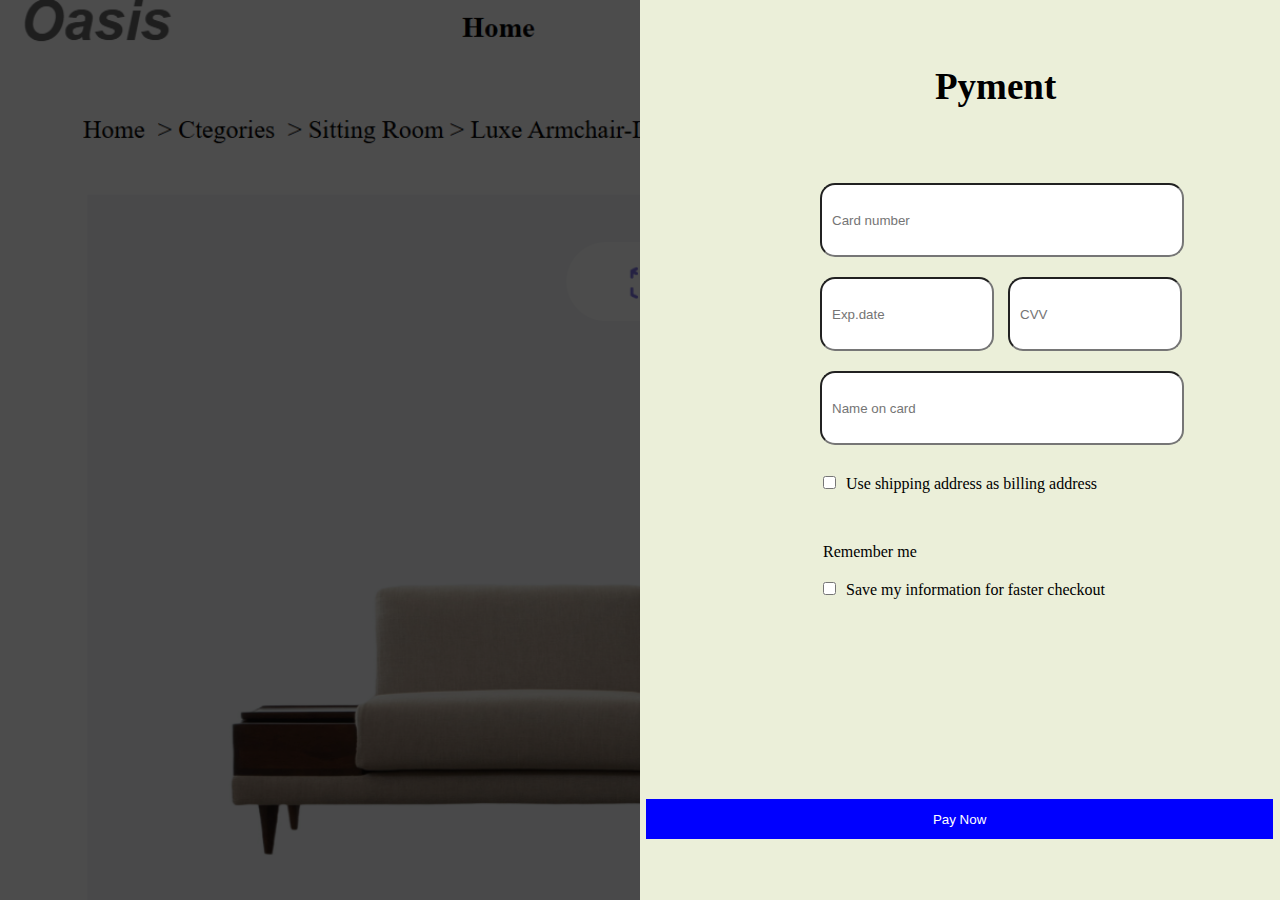
<file: paynow.html>
<!DOCTYPE html>
<html lang="en">
<head>
    <meta charset="UTF-8">
    <meta name="viewport" content="width=device-width, initial-scale=1.0">
    <title>Document</title>
    <link rel="stylesheet" href="https://cdnjs.cloudflare.com/ajax/libs/font-awesome/6.6.0/css/all.min.css"
    integrity="sha512-Kc323vGBEqzTmouAECnVceyQqyqdsSiqLQISBL29aUW4U/M7pSPA/gEUZQqv1cwx4OnYxTxve5UMg5GT6L4JJg=="
    crossorigin="anonymous" referrerpolicy="no-referrer"/>
    <link rel="stylesheet" href="/paynow.css">

    <style>
        *{
            margin:0;
            padding: 0;
        }
        .main{
            height: 100vh;
            width: 100%;
            display: flex;
        
        }
        .main1{
            height: 100vh;
            width: 50%;
            background-size: cover;
            background-image: url(carts.png);
            background-repeat: no-repeat;
            background-size: cover;
            background-color: rgba(0,0,0,0.7);

        
        }
        .mainlogin{
    height: 100%;
    width: 100%;
    z-index: -1;
    background-color:rgba(0, 0, 0, 0.7);
}
        .main2{
            height: 100vh;
            width: 50%;
            background-color: rgb(235, 239, 217);
            font-size: medium;
        
        }
        .main2 h4{
            font-size: 37px;
            padding: 35px;
        }
        .main11{
            width: 657px;
        }
        .box{
      display: flex;
      gap: 10px;
      margin-left: 183px;
      margin-bottom: 50px;
}
  
    </style>
</head>
<body>
   
    <!------------>
    <div class="main">
        <div class="main1">
            <div class="mainlogin">
        </div>
        </div>
        <div class="main2">
            <div class="login-info" style="margin-top: 30px;">
                <div class="info" style="display: flex;align-items: center;margin-bottom: 40px;">
                <i class="fa-solid fa-xmark" style="margin-top: 0px;margin-left: 15px; margin-right: 245px;"></i>
                <h4>Pyment</h4>
            </div>
            
                <input type="text" placeholder="Card number" class="dos" style="width: 350px;height: 70px;border-radius: 15px;margin-left: 180px;margin-bottom: 20px;padding-left:10px;"><br>
                <input type="text" placeholder="Exp.date" class="dos1" style="width: 160px;height: 70px;border-radius: 15px;margin-left: 180px;margin-bottom:20px;padding-left:10px;">
                <input type="text" placeholder="CVV" class="dos2" style="width: 160px;height: 70px;border-radius: 15px;margin-left: 10px;margin-bottom:20px;padding-left:10px;"><br>


                <input type="text" placeholder="Name on card" style="width: 350px;height: 70px;border-radius: 15px;margin-left: 180px;margin-bottom: 30px;padding-left:10px;">
                <div class="box">
                    <div class=box1><input type="checkbox"></div>
                    <div class="box2">Use shipping address as billing address</div>
                                            </div>
                                            <p style="font-weight: 5px; margin-left: 183px;margin-bottom: 20px;">Remember me </p>

                                            <div class="box" style="margin-bottom: 200px;">
                                                <div class=box1><input type="checkbox"></div>
                                                <div class="box2">Save my information for faster checkout</div>
                                                                        </div>
<button style="width: 98%;height: 40px;background-color: blue;color: white;margin-left: 6px;border: none;"><a href="/confirm.html" style="text-decoration: none; color: white;" >Pay Now</a></button>





        </div>
    </div>
</body>
</html>
</file>
<file: cart.css>
* {
    margin: 0;
    padding: 0;

}
.header{
    width: 100%;
    height: 100vh;
    margin-top: 20px;
}
.navbar{
width: 100%;
height: 80px;

}
.bbc{
 width: 200px;
 float: left;
 height: 60px;
 margin-left: 15px;

}
.logo{
    padding-left: 20px;
    font-size: 40px;
    padding-top: 10px;
    font-family: cursive;
}
.hamster{
    display: flex;
     padding-left: 300px;
     padding-top: 10px;
}
ul {
    display: flex;
}
li{
    list-style: none;
   padding: 20px;
   font-size: 20px;
}
li a{
    text-decoration: none;
}
.row{
    padding-left: 290px;
    padding-top: 10px;
    display: flex;
    font-size: 25px;
 
}
.start{
    padding-left: 20px;
}
.cart{
    width: 50px;
    height: 50px;
    border-radius: 50%;
    justify-items: center;
    background-color: #f8f7fb;
    
}
button{
    width: 120px;
    height: 40px;
    display: flex;
    justify-content: center;
    align-items: center;
   margin-top: 5px;
   margin-left: 20px;
    background-color: #7c71df;
    color: white;
    gap: 10px;
    border-radius: 20px;
}
  
.room{
    margin-top: 20px;

}
.main {
    display: flex;
    width: 100%;
    height: 1800px;
    gap: 20px;
    background-color:white;
    margin-top: 15px;
}

.main1 {
    display: grid;
    gap: 10px;
    height: 100%;
    width: 49.5%;
    background-color: white;
}

.main2 {
    display: grid;
    gap: 10px;
    height: 100%;
    width: 49.5%;
    background-color: white;
}

.main1 .cart1 {
    height: 400px;
    width: 100%;
    background-color:rgb(247, 247, 242);
    align-items: center;
    
}

.main1 .cart2 {
    height: 400px;
    width: 100%;
    background-color:rgb(247, 247, 242)
}

.main1 .cart3 {
    height: 400px;
    width: 100%;
    background-color:rgb(247, 247, 242)
}

.main1 .cart4 {
    height: 400px;
    width: 100%;
    background-color:rgb(247, 247, 242)
}
.ct22-1{
    margin-left: 60px;
    margin-top: 40px;
    background-color:white
}
.footer {
    background-color: #111;
    color: white;
    padding: 12px 20px;
    position: relative;
    display: flex;
    flex-direction: column;
    width: 100%;
}

.footer-container {
    max-width: 1200px;
    width: 100%;
    display: flex;
    justify-content: space-between;
    align-items: flex-start;
    padding-bottom: 30px;
}

.footer-logo {
    font-size: 28px;
    font-weight: bold;
    color: #ffffff;
    font-family: 'Georgia',  serif;
    font-style: italic;
    margin-bottom: 20px;
}

.footer-left, .footer-middle, .footer-right {
    flex: 1;
}

.footer-left {
    display: flex;
    flex-direction: column;
    justify-content: space-between;
}

.footer-nav {
    font-size: 14px;
    margin-top: 111px;
}

.footer-nav a {
    color: white;
    text-decoration: none;
    margin-right: 10px;
}

.footer-nav a:hover {
    text-decoration: underline;
}

.footer-middle {
    text-align: left;
    line-height: 0.8;
    font-size: 14px;
    display: flex;
    flex-direction: column;
    margin-top: 82px;
}

.footer-middle p {
    margin-bottom: 47px;
    margin-top: 5px;
}

.footer-middle .phone-number {
    font-size: 16px;
    font-weight: bold;
    margin-top: -38px;
}

.footer-middle .email a {
    color: white;
    text-decoration: none;
}

.footer-middle .email a:hover {
    text-decoration: underline;
}

.footer-right {
    font-size: 14px;
    line-height: 1.6;
    margin-top: 58px;
    margin-bottom: -108px;
}

.footer-right p {
    margin-bottom: 10px;
}

.footer-bottom {
    position: absolute;
    right: 20px;
    bottom: 86px;
    font-size: 14px;
    color: white;
}

.footer-back-to-top {
    position: absolute;
    right: 20px;
    top: 20px;
}

.footer-back-to-top a {
    color: white;
    font-size: 24px;
    text-decoration: none;
}

.footer-back-to-top a:hover {
    text-decoration: underline;
}
@media screen and (max-width:768px){
    .header{
    width: 100%;
    height: 100vh;
    margin-top: 20px;
}
.navbar{
width: 100%;
height: 80px;

}
.bbc{
 width: 100px;
 float: left;
 height: 30px;
 margin-left: 15px;

}
.logo{
    padding-left: 15px;
    font-size: 40px;
    padding-top: 10px;
    font-family: cursive;
}
.hamster{
    display: flex;
     padding-left: 40px;
     padding-top: 30px;
}
ul {
    display: flex;
}
li{
    list-style: none;
   padding: 10px;
   font-size: 17px;
}
li a{
    text-decoration: none;
}
.row{
    padding-left: 20px;
    padding-top: 3px;
    display: flex;
    font-size: 20px;
 
}
.start{
    padding-left: 0px;
}
.cart{
    width: 50px;
    height: 50px;
    border-radius: 50%;
    justify-items: center;
    background-color: #f8f7fb;
    
}
button{
    width: 120px;
    height: 40px;
    display: flex;
    justify-content: center;
    align-items: center;
   margin-top: 5px;
   margin-left: 5px;
    background-color: #7c71df;
    color: white;
    gap: 10px;
    border-radius: 20px;
}
.room{
    margin-top: 20px;

}
.main {
    display: flex;
    width: 100%;
    height: 1800px;
    gap: 20px;
    background-color:white;
    margin-top: 15px;
}

.main1 {
    display: grid;
    gap: 10px;
    height: 50%;
    width: 49.5%;
    background-color: white;
}

.main2 {
    display: grid;
    gap: 10px;
    height: 100%;
    width: 49.5%;
    background-color: white;
}

.main1 .cart1 {
    height: 400px;
    width: 100%;
    background-color:rgb(247, 247, 242);
    align-items: center;
    
}

.main1 .cart2 {
    height: 400px;
    width: 100%;
    background-color:rgb(247, 247, 242)
}

.main1 .cart3 {
    height: 400px;
    width: 100%;
    background-color:rgb(247, 247, 242)
}

.main1 .cart4 {
    height: 400px;
    width: 100%;
    background-color:rgb(247, 247, 242)
}
.ct22-1{
    margin-left: 10px;
    margin-top: 40px;
    background-color:white
}
.footer {
    background-color: #111;
    color: white;
    padding: 12px 20px;
    position: relative;
    display: flex;
    flex-direction: column;
    width: 100%;
}

.footer-container {
    max-width: 1200px;
    width: 100%;
    display: flex;
    justify-content: space-between;
    align-items: flex-start;
    padding-bottom: 30px;
}

.footer-logo {
    font-size: 28px;
    font-weight: bold;
    color: #ffffff;
    font-family: 'Georgia',  serif;
    font-style: italic;
    margin-bottom: 20px;
}

.footer-left, .footer-middle, .footer-right {
    flex: 1;
}

.footer-left {
    display: flex;
    flex-direction: column;
    justify-content: space-between;
}

.footer-nav {
    font-size: 14px;
    margin-top: 111px;
}

.footer-nav a {
    color: white;
    text-decoration: none;
    margin-right: 10px;
}

.footer-nav a:hover {
    text-decoration: underline;
}

.footer-middle {
    text-align: left;
    line-height: 0.8;
    font-size: 14px;
    display: flex;
    flex-direction: column;
    margin-top: 82px;
}

.footer-middle p {
    margin-bottom: 47px;
    margin-top: 5px;
}

.footer-middle .phone-number {
    font-size: 16px;
    font-weight: bold;
    margin-top: -38px;
}

.footer-middle .email a {
    color: white;
    text-decoration: none;
}

.footer-middle .email a:hover {
    text-decoration: underline;
}

.footer-right {
    font-size: 14px;
    line-height: 1.6;
    margin-top: 58px;
    margin-bottom: -108px;
}

.footer-right p {
    margin-bottom: 10px;
}

.footer-bottom {
    position: absolute;
    right: 20px;
    bottom: 86px;
    font-size: 14px;
    color: white;
}

.footer-back-to-top {
    position: absolute;
    right: 20px;
    top: 20px;
}

.footer-back-to-top a {
    color: white;
    font-size: 24px;
    text-decoration: none;
}

.footer-back-to-top a:hover {
    text-decoration: underline;
}
}
</file>
<file: confirm.css>
* {
    margin: 0;
    padding: 0;
    box-sizing: border-box;
}

body {
    font-family: Arial, sans-serif;
    background-color: rgb(234, 221, 221);
}

.header {
    width: 100%;
    height: 25vh;
    margin-top: 20px;

}
.header body{
    background-color: white;
}

.navbar {
    width: 100%;
    height: 80px;
    display: flex;
    align-items: center;
}

.bbc {
    width: 200px;
    margin-left: 15px;
}

.logo {
    font-size: 40px;
    padding-left: 20px;
    font-family: cursive;
}

.hamster {
    display: flex;
    justify-content: space-between;
    width: 100%;
    padding: 10px 0;
    padding-left: 300px;
}

ul {
    display: flex;
}

li {
    list-style: none;
    padding: 20px;
    font-size: 20px;
}

li a {
    text-decoration: none;
    color: #000;
}

.row {
    display: flex;
    align-items: center;
    padding-left: 290px;
}

.cart {
    width: 50px;
    height: 50px;
    border-radius: 50%;
    background-color: #f8f7fbc7;
    display: flex;
    justify-content: center;
    align-items: center;
}

.start {
    padding-left: 20px;
}

button {
    width: 120px;
    height: 40px;
    display: flex;
    justify-content: center;
    align-items: center;
    background-color: #7c71df;
    color: white;
    gap: 10px;
    border-radius: 20px;
    border: none;
    cursor: pointer;
}

button h5 {
    margin: 0;
}

.wrapper {
    width: 420px;
    color: #080808;
    padding: 20px 40px;
    margin: 0 auto;
}
.gom{
    padding: 10px;
    font-size: 20px;
}

.img1 {
    width: 70%;
    height: 70%;
    display: block;
    margin: 0 auto 20px auto;
}

.wrapper .btn {
    width: 100%;
    height: 45px;
    background: #7c71df;
    border: none;
    border-radius: 40px;
    box-shadow: 0 0 10px rgba(0, 0, 0, 0.1);
    cursor: pointer;
    font-size: 16px;
    color: #333;
    font-weight: 600;
    text-align: center;
}
.main2{
    margin-bottom: 50px;
}
.mal{
    margin-left: 17px;
    font-size: 20px;
}
.mal2{
    margin-top: 30px;
    margin-left: 10px;
}
</file>
<file: create.css>
* {
    margin: 0;
    padding: 0;
    box-sizing: border-box;
    
}

body {
    font-family: Arial, sans-serif;
background-color: antiquewhite;
}

.header {
    width: 100%;
    height: 25vh;
    margin-top: 20px;

}
.header body{
    background-color: white;
}

.navbar {
    width: 100%;
    height: 80px;
    display: flex;
    align-items: center;
}

.bbc {
    width: 200px;
    margin-left: 15px;
}

.logo {
    font-size: 40px;
    padding-left: 20px;
    font-family: cursive;
}

.hamster {
    display: flex;
    justify-content: space-between;
    width: 100%;
    padding: 10px 0;
    padding-left: 300px;
}

ul {
    display: flex;
}

li {
    list-style: none;
    padding: 20px;
    font-size: 20px;
}

li a {
    text-decoration: none;
    color: #000;
}

.row {
    display: flex;
    align-items: center;
    padding-left: 290px;
}

.cart {
    width: 50px;
    height: 50px;
    border-radius: 50%;
    background-color: #f8f7fbc7;
    display: flex;
    justify-content: center;
    align-items: center;
}

.start {
    padding-left: 20px;
}

button {
    width: 120px;
    height: 40px;
    display: flex;
    justify-content: center;
    align-items: center;
    background-color: #7c71df;
    color: white;
    gap: 10px;
    border-radius: 20px;
    border: none;
    cursor: pointer;
}

button h5 {
    margin: 0;
}

.wrapper {
    width: 420px;
    color: #080808;
    padding: 20px 40px;
    margin: 0 auto;
}
.gom{
    padding: 10px;
    font-size: 20px;
}
.img1 {
    width: 60%;
    height: 60%;
    display: block;
    margin: 0 auto 20px auto;
}

.wrapper h1 {
    font-size: 30px;
    text-align: center;
    color: black;
    margin-bottom: 12px;
}

.input-box {
    width: 100%;
    height: 50px;
    margin: 30px 0;
}

.input-box input {
    width: 100%;
    height: 100%;
    background: transparent;
    border: 2px solid grey;
    border-radius: 30px;
    padding: 0 20px;
    font-size: 16px;
    color: #171616;
    outline: none;
}

.input-box input::placeholder {
    color: rgb(11, 11, 11);
}

.wrapper .remember {
    display: flex;
    justify-content: space-between;
    font-size: 14.5px;
    margin-bottom: 15px;
}

.remember label input {
    accent-color: #131212;
    margin-right: 3px;
}

.remember a {
    color: #7c71df;
    text-decoration: none;
}

.remember a:hover {
    text-decoration: underline;
}

.wrapper .btn {
    width: 100%;
    height: 45px;
    background: #7c71df;
    border: none;
    border-radius: 40px;
    box-shadow: 0 0 10px rgba(0, 0, 0, 0.1);
    cursor: pointer;
    font-size: 16px;
    color: #333;
    font-weight: 600;
    text-align: center;
}
.wrapper .register-link {
    font-size: 14.5px;
    text-align: center;
    margin-top: 15px;
}

.register-link a {
    color: #080707;
    text-decoration: none;
    font-weight: 600;
}
/* Mobile styles */
@media screen and (max-width:768px){
    .header{
    width: 100%;
    height: 100vh;
    margin-top: 20px;
}
.navbar{
width: 100%;
height: 80px;

}
.bbc{
 width: 100px;
 float: left;
 height: 30px;
 margin-left: 15px;

}
.logo{
    padding-left: 15px;
    font-size: 40px;
    padding-top: 10px;
    font-family: cursive;
}
.hamster{
    display: flex;
     padding-left: 40px;
     padding-top: 30px;
}
ul {
    display: flex;
}
li{
    list-style: none;
   padding: 10px;
   font-size: 17px;
}
li a{
    text-decoration: none;
}
.row{
    padding-left: 20px;
    padding-top: 3px;
    display: flex;
    font-size: 20px;
 
}
.start{
    padding-left: 0px;
}
.cart{
    width: 50px;
    height: 50px;
    border-radius: 50%;
    justify-items: center;
    background-color: #f8f7fb;
    
}
button{
    width: 120px;
    height: 40px;
    display: flex;
    justify-content: center;
    align-items: center;
   margin-top: 5px;
   margin-left: 5px;
    background-color: #7c71df;
    color: white;
    gap: 10px;
    border-radius: 20px;
}
}
</file>
<file: forgot.css>
* {
    margin: 0;
    padding: 0;
    box-sizing: border-box;
    
}

body {
    font-family: Arial, sans-serif;
background-color: rgb(215, 242, 206);
}

.header {
    width: 100%;
    height: 25vh;
    margin-top: 20px;

}
.header body{
    background-color: white;
}

.navbar {
    width: 100%;
    height: 80px;
    display: flex;
    align-items: center;
}

.bbc {
    width: 200px;
    margin-left: 15px;
}

.logo {
    font-size: 40px;
    padding-left: 20px;
    font-family: cursive;
}

.hamster {
    display: flex;
    justify-content: space-between;
    width: 100%;
    padding: 10px 0;
    padding-left: 300px;
}

ul {
    display: flex;
}

li {
    list-style: none;
    padding: 20px;
    font-size: 20px;
}

li a {
    text-decoration: none;
    color: #000;
}

.row {
    display: flex;
    align-items: center;
    padding-left: 290px;
}

.cart {
    width: 50px;
    height: 50px;
    border-radius: 50%;
    background-color: #f8f7fbc7;
    display: flex;
    justify-content: center;
    align-items: center;
}

.start {
    padding-left: 20px;
}

button {
    width: 120px;
    height: 40px;
    display: flex;
    justify-content: center;
    align-items: center;
    background-color: #7c71df;
    color: white;
    gap: 10px;
    border-radius: 20px;
    border: none;
    cursor: pointer;
}

button h5 {
    margin: 0;
}

.wrapper {
    width: 420px;
    color: #080808;
    padding: 20px 40px;
    margin: 0 auto;
}
.gom{
    padding: 10px;
    font-size: 20px;
}
.img1 {
    width: 60%;
    height: 60%;
    display: block;
    margin: 0 auto 20px auto;
}

.wrapper h1 {
    font-size: 30px;
    text-align: center;
    color: black;
    margin-bottom: 12px;
}

.input-box {
    width: 100%;
    height: 50px;
    margin: 30px 0;
}

.input-box input {
    width: 100%;
    height: 100%;
    background: transparent;
    border: 2px solid grey;
    border-radius: 30px;
    padding: 0 20px;
    font-size: 16px;
    color: #171616;
    outline: none;
}

.input-box input::placeholder {
    color: rgb(11, 11, 11);
}
.wrapper .btn {
    width: 100%;
    height: 45px;
    background: #7c71df;
    border: none;
    border-radius: 40px;
    box-shadow: 0 0 10px rgba(0, 0, 0, 0.1);
    cursor: pointer;
    font-size: 16px;
    color: #333;
    font-weight: 600;
    text-align: center;
}
.wrapper .register-link {
    font-size: 14.5px;
    text-align: center;
    margin-top: 15px;
}

.register-link a {
    color: #080707;
    text-decoration: none;
    font-weight: 600;
}

/* Mobile styles */
@media screen and (max-width:768px){
    .header{
    width: 100%;
    height: 100vh;
    margin-top: 20px;
}
.navbar{
width: 100%;
height: 80px;

}
.bbc{
 width: 100px;
 float: left;
 height: 30px;
 margin-left: 15px;

}
.logo{
    padding-left: 15px;
    font-size: 40px;
    padding-top: 10px;
    font-family: cursive;
}
.hamster{
    display: flex;
     padding-left: 40px;
     padding-top: 30px;
}
ul {
    display: flex;
}
li{
    list-style: none;
   padding: 10px;
   font-size: 17px;
}
li a{
    text-decoration: none;
}
.row{
    padding-left: 20px;
    padding-top: 3px;
    display: flex;
    font-size: 20px;
 
}
.start{
    padding-left: 0px;
}
.cart{
    width: 50px;
    height: 50px;
    border-radius: 50%;
    justify-items: center;
    background-color: #f8f7fb;
    
}
button{
    width: 120px;
    height: 40px;
    display: flex;
    justify-content: center;
    align-items: center;
   margin-top: 5px;
   margin-left: 5px;
    background-color: #7c71df;
    color: white;
    gap: 10px;
    border-radius: 20px;
}
}
</file>
<file: indexxx.css>
* {
    margin: 0;
    padding: 0;
}

.header {
    width: 100%;
    height: 70vh;
    margin-top: 20px;
}

.navbar {
    width: 100%;
    height: 80px;
}

.bbc {
    width: 200px;
    float: left;
    height: 60px;
    margin-left: 15px;

}

.logo {
    padding-left: 20px;
    font-size: 40px;
    padding-top: 10px;
    font-family: cursive;
}

.hamster {
    display: flex;
    padding-left: 300px;
    padding-top: 10px;
}

ul {
    display: flex;
}

li {
    list-style: none;
    padding: 20px;
    font-size: 20px;
}

li a {
    text-decoration: none;
}

.row {
    padding-left: 290px;
    padding-top: 10px;
    display: flex;
    font-size: 25px;

}

.start {
    padding-left: 20px;
}

.cart {
    width: 50px;
    height: 50px;
    border-radius: 50%;
    justify-items: center;
    background-color: #f8f7fb;

}

button {
    width: 120px;
    height: 40px;
    display: flex;
    justify-content: center;
    align-items: center;
    margin-top: 5px;
    margin-left: 20px;
    background-color: #7c71df;
    color: white;
    gap: 10px;
    border-radius: 20px;
}

.vct {
    padding: 6% 20%;
}

.art {
    margin-top: 10px;
    margin-left: 220px;
}

.art h1 {
    margin-left: 100px;
    font-size: 30px;
}

.exp {
    margin-top: 20px;
    margin-left: 70px;
}

.room {
    margin-left: 280px;
    margin-top: 20px;
}

.cdx {
    width: 500px;
    border: 2px solid rgb(194, 194, 194);
    height: 30px;
    margin-top: 25px;
    margin-left: 170px;
    border-radius: 20px;
}

.shop-section {
   
    display: flex;
    flex-wrap: wrap;
    justify-content: space-evenly;
    background-color: rgb(255, 255, 255);
    margin-top: 10px;
}

.box {

    height: 350px;
    width: 23%;
    background-color: #f7f7f7;
    padding: 20px 0px 15px;
    margin-top: 15px;
}

.box-img {
    height: 300px;
    background-size: contain;
    margin-top: 1rem;
    margin-bottom: 1rem;
    background-repeat: no-repeat;
}

.box-content {
    margin-left: 10px;
    margin-right: 10px;
}

.box-content p {
    color: #000000;
}
.btn3{
    margin-left: 120px;
    display: flex;  
}
.btn3 button{
    color:black;
    border: none;
    background-color: rgb(208, 205, 205);
}
.btn3 a{
    text-decoration: none;
}
 .btn3 :hover{
    color: white;
    background-color: #7c71df;
}
.dos{
  
    margin-left: 100px;
    font-size: 30px;
}
show p {
    font-size: 15px;
    color:#333;
    margin-bottom: 10px;
   }
   .progress-bar{
   width: 280px;
   height: 4px;
   background-color: #e0e0e0;
   margin: 10px auto;
   position: relative;
   }
   .progress{
       width: 50%;
       height: 100%;
       background-color: #000;
   }
   .deepa{
       margin-top: 20px;
       padding: 10px 20px;
       background-color: black;
       border: 1px solid #000;
       border-radius: 30px;
       cursor: pointer;
       font-size: 14px;
       transition: background-color 0.3s ease;
       margin-left: 650px;
   }
   .deepa a{
    color: white;
    text-decoration: none;
   }
   .footer {
    background-color: #111;
    color: white;
    padding: 12px 20px;
    position: relative;
    display: flex;
    flex-direction: column;
    width: 100%;
}

.footer-container {
    max-width: 1200px;
    width: 100%;
    display: flex;
    justify-content: space-between;
    align-items: flex-start;
    padding-bottom: 30px;
}

.footer-logo {
    font-size: 28px;
    font-weight: bold;
    color: #ffffff;
    font-family: 'Georgia',  serif;
    font-style: italic;
    margin-bottom: 20px;
}

.footer-left, .footer-middle, .footer-right {
    flex: 1;
}

.footer-left {
    display: flex;
    flex-direction: column;
    justify-content: space-between;
}

.footer-nav {
    font-size: 14px;
    margin-top: 111px;
}

.footer-nav a {
    color: white;
    text-decoration: none;
    margin-right: 10px;
}

.footer-nav a:hover {
    text-decoration: underline;
}

.footer-middle {
    text-align: left;
    line-height: 0.8;
    font-size: 14px;
    display: flex;
    flex-direction: column;
    margin-top: 82px;
}

.footer-middle p {
    margin-bottom: 47px;
    margin-top: 5px;
}

.footer-middle .phone-number {
    font-size: 16px;
    font-weight: bold;
    margin-top: -38px;
}

.footer-middle .email a {
    color: white;
    text-decoration: none;
}

.footer-middle .email a:hover {
    text-decoration: underline;
}

.footer-right {
    font-size: 14px;
    line-height: 1.6;
    margin-top: 58px;
    margin-bottom: -108px;
}

.footer-right p {
    margin-bottom: 10px;
}

.footer-bottom {
    position: absolute;
    right: 20px;
    bottom: 86px;
    font-size: 14px;
    color: white;
}

.footer-back-to-top {
    position: absolute;
    right: 20px;
    top: 20px;
}

.footer-back-to-top a {
    color: white;
    font-size: 24px;
    text-decoration: none;
}

.footer-back-to-top a:hover {
    text-decoration: underline;
}
/* Mobile styles */
@media screen and (max-width:768px){
    .header{
    width: 100%;
    height: 100vh;
    margin-top: 20px;
}
.navbar{
width: 100%;
height: 80px;

}
.bbc{
 width: 100px;
 float: left;
 height: 30px;
 margin-left: 15px;

}
.logo{
    padding-left: 15px;
    font-size: 40px;
    padding-top: 10px;
    font-family: cursive;
}
.hamster{
    display: flex;
     padding-left: 40px;
     padding-top: 30px;
}
ul {
    display: flex;
}
li{
    list-style: none;
   padding: 10px;
   font-size: 17px;
}
li a{
    text-decoration: none;
}
.row{
    padding-left: 20px;
    padding-top: 3px;
    display: flex;
    font-size: 20px;
 
}
.start{
    padding-left: 0px;
}
.cart{
    width: 50px;
    height: 50px;
    border-radius: 50%;
    justify-items: center;
    background-color: #f8f7fb;
    
}
button{
    width: 120px;
    height: 40px;
    display: flex;
    justify-content: center;
    align-items: center;
   margin-top: 5px;
   margin-left: 5px;
    background-color: #7c71df;
    color: white;
    gap: 10px;
    border-radius: 20px;
}
.vct {
    padding: 6% 10%;
}

.art {
    margin-top: 10px;
    margin-left: 20px;
}

.art h1 {
    margin-left: 100px;
    font-size: 30px;
}

.exp {
    margin-top: 20px;
    margin-left: 3px;
}

.room {
    margin-left: 100px;
    margin-top: 20px;
}

.cdx {
    width: 500px;
    border: 2px solid rgb(194, 194, 194);
    height: 30px;
    margin-top: 25px;
    margin-left: 2px;
    border-radius: 20px;
}

.shop-section {
   
    display: flex;
    flex-wrap: wrap;
    justify-content: space-evenly;
    background-color: rgb(255, 255, 255);
    margin-top: 10px;
}

.box {

    height: 350px;
    width: 23%;
    background-color: #f7f7f7;
    padding: 20px 0px 15px;
    margin-top: 15px;
}

.box-img {
    height: 300px;
    background-size: contain;
    margin-top: 1rem;
    margin-bottom: 1rem;
    background-repeat: no-repeat;
}

.box-content {
    margin-left: 10px;
    margin-right: 10px;
}

.box-content p {
    color: #000000;
}
.btn3{
    margin-left: 20px;
    display: flex;  
}
.btn3 button{
    color:black;
    border: none;
    background-color: rgb(208, 205, 205);
}
.btn3 a{
    text-decoration: none;
}
 .btn3 :hover{
    color: white;
    background-color: #7c71df;
}
.dos{
  
    margin-left: 100px;
    font-size: 30px;
}
.show p {
    font-size: 15px;
    color:#333;
    margin-bottom: 10px;
   }
   .progress-bar{
   width: 280px;
   height: 4px;
   background-color: #e0e0e0;
   margin: 10px auto;
   position: relative;
   }
   .progress{
       width: 50%;
       height: 100%;
       background-color: #000;
   }
   .deepa{
       margin-top: 20px;
       padding: 10px 20px;
       background-color: black;
       border: 1px solid #000;
       border-radius: 30px;
       cursor: pointer;
       font-size: 14px;
       transition: background-color 0.3s ease;
       margin-left: 650px;
   }
   .deepa a{
    color: white;
    text-decoration: none;
   }
   .footer {
    background-color: #111;
    color: white;
    padding: 12px 20px;
    position: relative;
    display: flex;
    flex-direction: column;
    width: 100%;
}

.footer-container {
    max-width: 1200px;
    width: 100%;
    display: flex;
    justify-content: space-between;
    align-items: flex-start;
    padding-bottom: 30px;
}

.footer-logo {
    font-size: 28px;
    font-weight: bold;
    color: #ffffff;
    font-family: 'Georgia',  serif;
    font-style: italic;
    margin-bottom: 20px;
}

.footer-left, .footer-middle, .footer-right {
    flex: 1;
}

.footer-left {
    display: flex;
    flex-direction: column;
    justify-content: space-between;
}

.footer-nav {
    font-size: 14px;
    margin-top: 111px;
}

.footer-nav a {
    color: white;
    text-decoration: none;
    margin-right: 10px;
}

.footer-nav a:hover {
    text-decoration: underline;
}

.footer-middle {
    text-align: left;
    line-height: 0.8;
    font-size: 14px;
    display: flex;
    flex-direction: column;
    margin-top: 82px;
}

.footer-middle p {
    margin-bottom: 47px;
    margin-top: 5px;
}

.footer-middle .phone-number {
    font-size: 16px;
    font-weight: bold;
    margin-top: -38px;
}

.footer-middle .email a {
    color: white;
    text-decoration: none;
}

.footer-middle .email a:hover {
    text-decoration: underline;
}

.footer-right {
    font-size: 14px;
    line-height: 1.6;
    margin-top: 58px;
    margin-bottom: -108px;
}

.footer-right p {
    margin-bottom: 10px;
}

.footer-bottom {
    position: absolute;
    right: 20px;
    bottom: 86px;
    font-size: 14px;
    color: white;
}

.footer-back-to-top {
    position: absolute;
    right: 20px;
    top: 20px;
}

.footer-back-to-top a {
    color: white;
    font-size: 24px;
    text-decoration: none;
}

.footer-back-to-top a:hover {
    text-decoration: underline;
}
}
</file>
<file: log.css>
*{
    margin: 0;
    padding: 0;
    box-sizing: border-box;
  
   background-image: url(/n.png);
   background-repeat: no-repeat;
   background-size: cover;

}

.img1{
    width: 150px;
    height: 150px;
    margin-left: 100px;
    margin-top: 10px;
 
}
 body{
    display: flex;
    justify-content: center;
    align-items: center;
    min-height: 100vh;
  
} 
.wrapper{
    width: 420px;

    color: #080808;
    padding: 20px 40px;
     
}
.wrapper h1{
    font-size: 30px;
    
    text-align: center;
    color: black;
}
.wrapper .input-box{
     width: 100%;
     height: 50px;
  
     margin: 30px 0;
}
.input-box input{
    width: 100%;
    height: 100%;
    background: transparent;
    border: none;
    outline: none;
    border: 2px solid grey;
    border-radius: 30px;
    font-size: 16px;
    color: #171616;
    padding: 20px 45px 20px 20px ;
}
.input-box input::placeholder{
    color: rgb(11, 11, 11);
}

.wrapper .remember {
display: flex;
justify-content: space-between;
font-size: 14.5px;
margin: -15px 0 15px ;
}
.remember label input{
    accent-color: #131212;
    margin-right: 3px;
}
.remember a{
    color: #7c71df;
    text-decoration: none;
}
.remember a:hover{
    text-decoration: underline;
}
.wrapper .btn{
    width: 100%;
    height: 45px;
    background: #7c71df;
    border: none;
    outline: none;
    border-radius: 40px;
    box-shadow: 0 0 10px rgba(0, 0, 0, .1);
    cursor: pointer;
    font-size: 16px;
    color: #333;
    font-weight: 600;
}
.wrapper .register-link{
    font-size: 14.5px;
    text-align: center;
    margin: 20px 0 15px;

}
.register-link a p{
      color: #080707;
      text-decoration: none;
      font-weight: 600;
}
</file>
<file: login1.css>
* {
    margin: 0;
    padding: 0;
    box-sizing: border-box;
}

body {
    font-family: Arial, sans-serif;
    background-color: rgb(202, 217, 230);
}

.header {
    width: 100%;
    height: 25vh;
    margin-top: 20px;

}
.header body{
    background-color: white;
}

.navbar {
    width: 100%;
    height: 80px;
    display: flex;
    align-items: center;
}

.bbc {
    width: 200px;
    margin-left: 15px;
}

.logo {
    font-size: 40px;
    padding-left: 20px;
    font-family: cursive;
}

.hamster {
    display: flex;
    justify-content: space-between;
    width: 100%;
    padding: 10px 0;
    padding-left: 300px;
}

ul {
    display: flex;
}

li {
    list-style: none;
    padding: 20px;
    font-size: 20px;
}

li a {
    text-decoration: none;
    color: #000;
}

.row {
    display: flex;
    align-items: center;
    padding-left: 290px;
}

.cart {
    width: 50px;
    height: 50px;
    border-radius: 50%;
    background-color: #f8f7fbc7;
    display: flex;
    justify-content: center;
    align-items: center;
}

.start {
    padding-left: 20px;
}

button {
    width: 120px;
    height: 40px;
    display: flex;
    justify-content: center;
    align-items: center;
    background-color: #7c71df;
    color: white;
    gap: 10px;
    border-radius: 20px;
    border: none;
    cursor: pointer;
}

button h5 {
    margin: 0;
}

.wrapper {
    width: 420px;
    color: #080808;
    padding: 20px 40px;
    margin: 0 auto;
}
.gom{
    padding: 10px;
    font-size: 20px;
}

.img1 {
    width: 50%;
    height: 50%;
    display: block;
    margin: 0 auto 20px auto;
}

.wrapper h1 {
    font-size: 30px;
    text-align: center;
    color: black;
    margin-bottom: 12px;
}

.input-box {
    width: 100%;
    height: 50px;
    margin: 30px 0;
}

.input-box input {
    width: 100%;
    height: 100%;
    background: transparent;
    border: 2px solid grey;
    border-radius: 30px;
    padding: 0 20px;
    font-size: 16px;
    color: #171616;
    outline: none;
}

.input-box input::placeholder {
    color: rgb(11, 11, 11);
}

.wrapper .remember {
    display: flex;
    justify-content: space-between;
    font-size: 14.5px;
    margin-bottom: 15px;
}

.remember label input {
    accent-color: #131212;
    margin-right: 3px;
}

.remember a {
    color: #7c71df;
    text-decoration: none;
}

.remember a:hover {
    text-decoration: underline;
}

.wrapper .btn {
    width: 100%;
    height: 45px;
    background: #7c71df;
    border: none;
    border-radius: 40px;
    box-shadow: 0 0 10px rgba(0, 0, 0, 0.1);
    cursor: pointer;
    font-size: 16px;
    color: #333;
    font-weight: 600;
    text-align: center;
}

.wrapper .register-link {
    font-size: 14.5px;
    text-align: center;
    margin-top: 15px;
}

.register-link a {
    color: #080707;
    text-decoration: none;
    font-weight: 600;
}
/* Mobile styles */
@media screen and (max-width:768px){
    .header{
    width: 100%;
    height: 100vh;
    margin-top: 20px;
}
.navbar{
width: 100%;
height: 80px;

}
.bbc{
 width: 100px;
 float: left;
 height: 30px;
 margin-left: 15px;

}
.logo{
    padding-left: 15px;
    font-size: 40px;
    padding-top: 10px;
    font-family: cursive;
}
.hamster{
    display: flex;
     padding-left: 40px;
     padding-top: 30px;
}
ul {
    display: flex;
}
li{
    list-style: none;
   padding: 10px;
   font-size: 17px;
}
li a{
    text-decoration: none;
}
.row{
    padding-left: 20px;
    padding-top: 3px;
    display: flex;
    font-size: 20px;
 
}
.start{
    padding-left: 0px;
}
.cart{
    width: 50px;
    height: 50px;
    border-radius: 50%;
    justify-items: center;
    background-color: #f8f7fb;
    
}
button{
    width: 120px;
    height: 40px;
    display: flex;
    justify-content: center;
    align-items: center;
   margin-top: 5px;
   margin-left: 5px;
    background-color: #7c71df;
    color: white;
    gap: 10px;
    border-radius: 20px;
}
.wrapper {
    width: 420px;
    color: #080808;
    padding: 5px 40px;
    margin: 0 auto;
}
.gom{
    padding: 10px;
    font-size: 20px;
}

.img1 {
    width: 50%;
    height: 50%;
    display: block;
    margin: 0 auto 20px auto;
}

.wrapper h1 {
    font-size: 30px;
    text-align: center;
    color: black;
    margin-bottom: 12px;
}

.input-box {
    width: 100%;
    height: 50px;
    margin: 30px 0;
}

.input-box input {
    width: 100%;
    height: 100%;
    background: transparent;
    border: 2px solid grey;
    border-radius: 30px;
    padding: 0 20px;
    font-size: 16px;
    color: #171616;
    outline: none;
}

.input-box input::placeholder {
    color: rgb(11, 11, 11);
}

.wrapper .remember {
    display: flex;
    justify-content: space-between;
    font-size: 14.5px;
    margin-bottom: 15px;
}

.remember label input {
    accent-color: #131212;
    margin-right: 3px;
}

.remember a {
    color: #7c71df;
    text-decoration: none;
}

.remember a:hover {
    text-decoration: underline;
}

.wrapper .btn {
    width: 100%;
    height: 45px;
    background: #7c71df;
    border: none;
    border-radius: 40px;
    box-shadow: 0 0 10px rgba(0, 0, 0, 0.1);
    cursor: pointer;
    font-size: 16px;
    color: #333;
    font-weight: 600;
    text-align: center;
}

.wrapper .register-link {
    font-size: 14.5px;
    text-align: center;
    margin-top: 15px;
}

.register-link a {
    color: #080707;
    text-decoration: none;
    font-weight: 600;
}
}
</file>
<file: paynow.css>
/* Mobile styles */
@media screen and (max-width:768px) {
    * {
        margin: 0;
        padding: 0;
    }

    .main {
        height: 100vh;
        width: 100%;
        display: flex;

    }

    .main1 {
        height: 100vh;
        width: 100%;
        background-size: cover;

        background-repeat: no-repeat;

        background-color: rgba(0, 0, 0, 0.7);


    }

    .mainlogin {
        height: 100%;
        width: 100%;

        background-color: rgba(0, 0, 0, 0.7);
    }

    .main2 {
        height: 100vh;
        width: 50%;
        background-color: rgb(235, 239, 217);
        font-size: medium;

    }

    .main2 h4 {
        font-size: 37px;
        padding: 35px;
    }

    .main11 {
        width: 657px;
    }

    .box {
        display: flex;
        gap: 10px;
        margin-left: 183px;
        margin-bottom: 50px;
    }

    .dos {
        width: 350px;
        height: 70px;
        border-radius: 15px;
        margin-left: 10px;
        margin-bottom: 20px;
        padding-left: 5px;
    }
}
</file>
